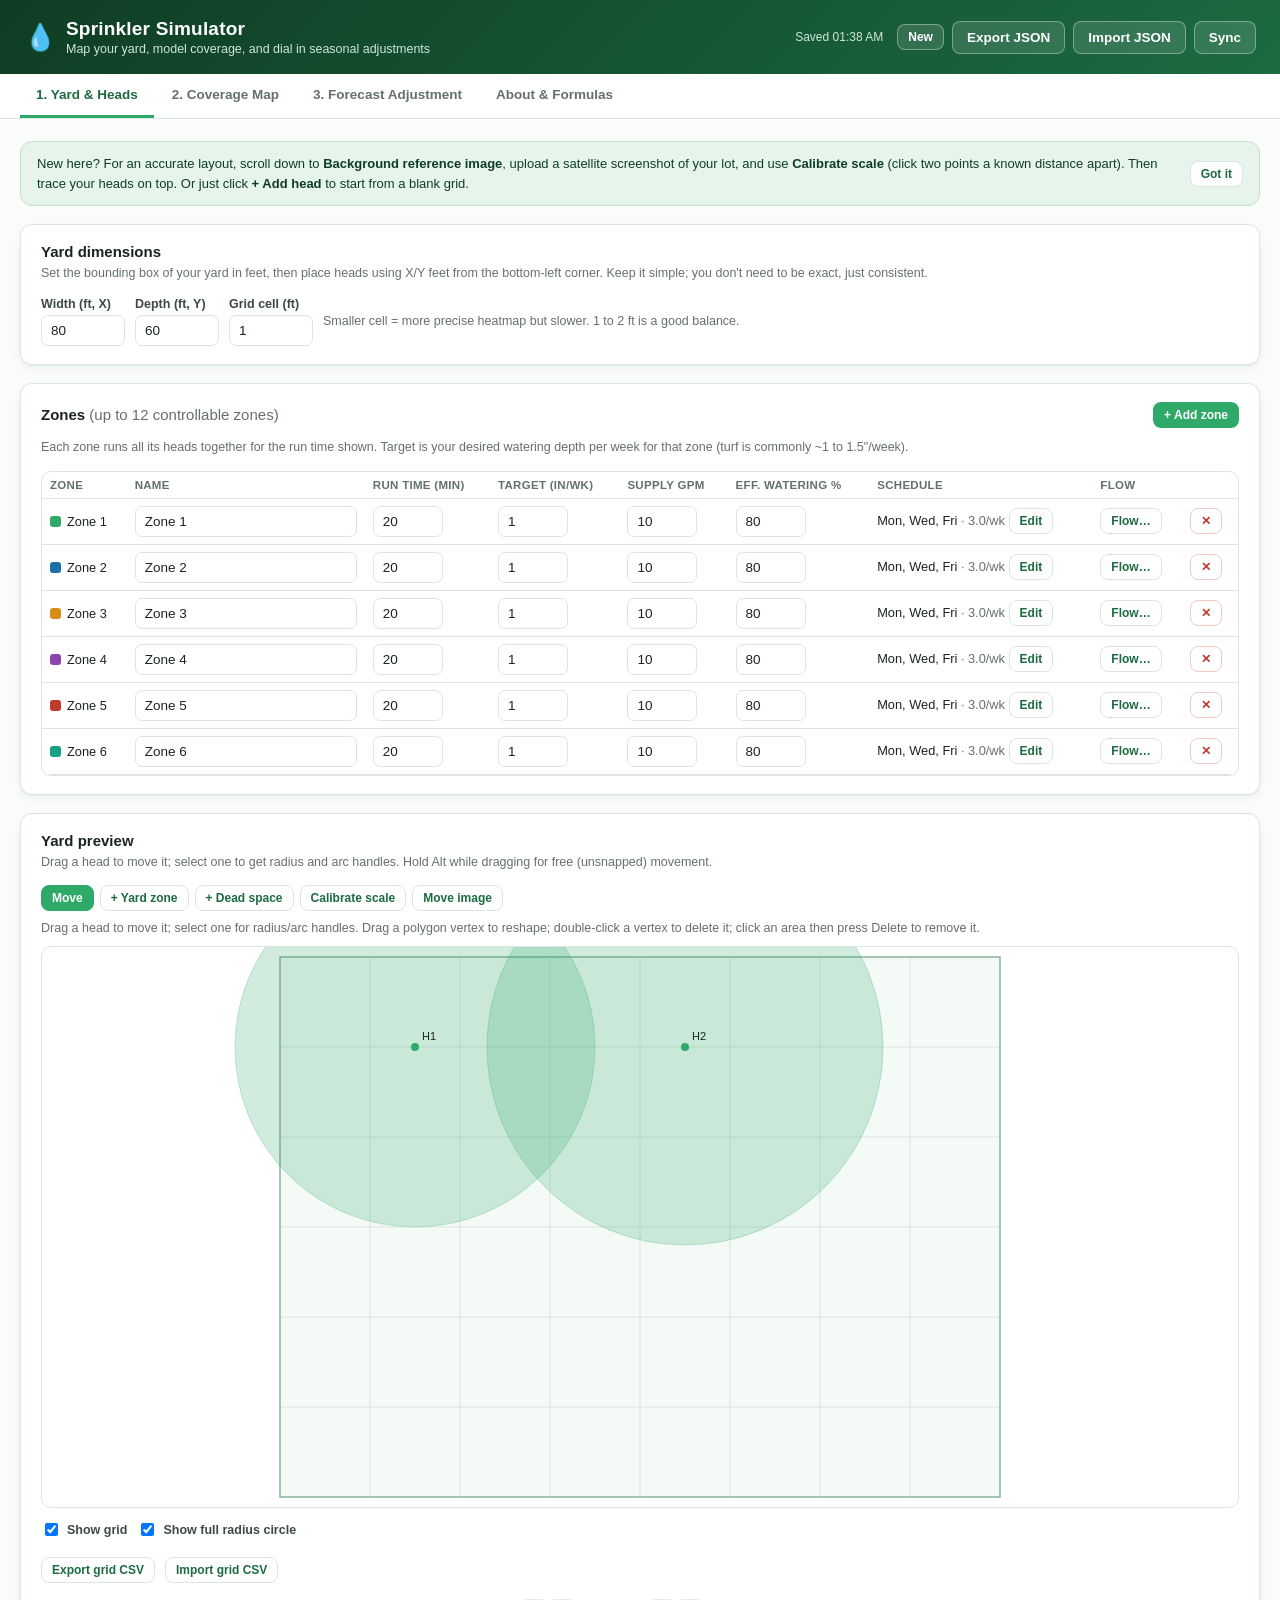
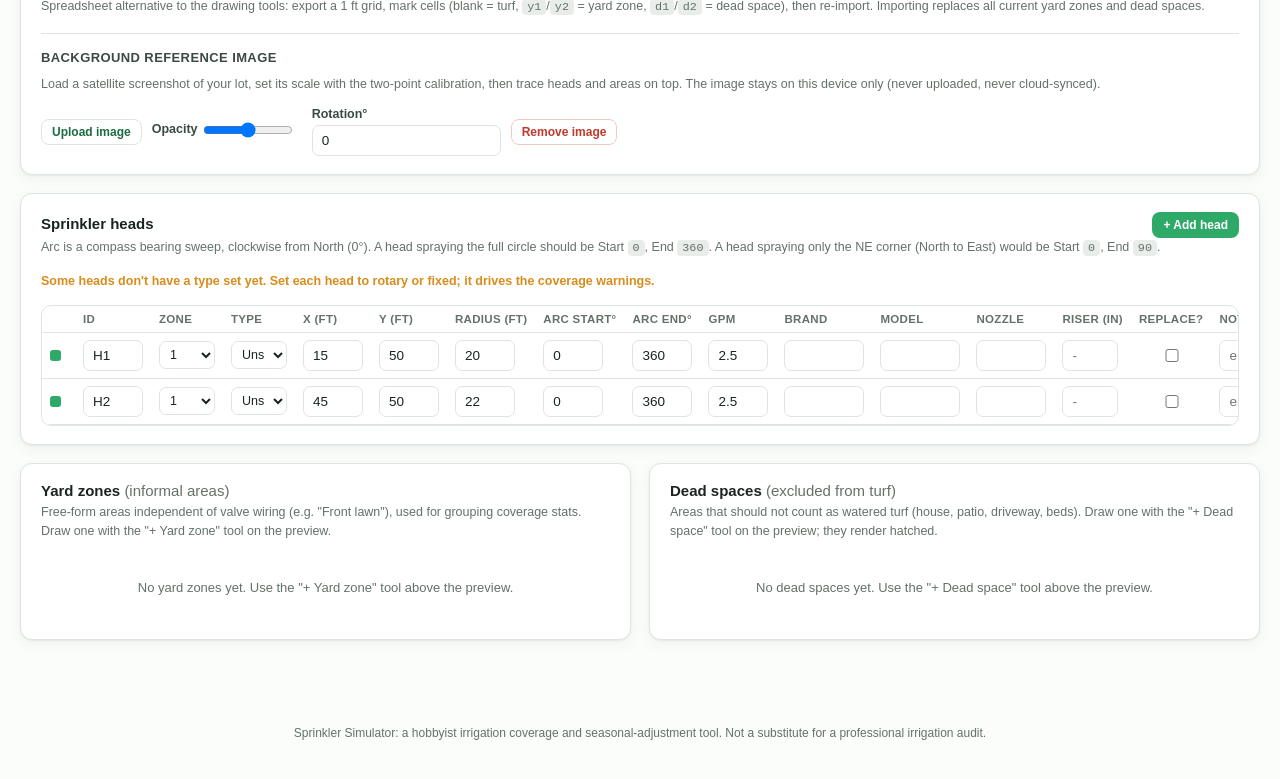
<file: docs/index.html>
<!DOCTYPE html>
<html lang="en">
<head>
<meta charset="UTF-8">
<meta name="viewport" content="width=device-width, initial-scale=1.0">
<title>Sprinkler Simulator</title>
<link rel="stylesheet" href="./css/styles.css">
</head>
<body>

<header>
  <div class="brand">
    <div class="logo">💧</div>
    <div>
      <h1>Sprinkler Simulator</h1>
      <div class="sub">Map your yard, model coverage, and dial in seasonal adjustments</div>
    </div>
  </div>
  <div class="header-actions">
    <span class="save-status" id="saveStatus">Loaded</span>
    <button class="btn-ghost btn-sm" id="btnNew">New</button>
    <button class="btn-ghost" id="btnExport">Export JSON</button>
    <button class="btn-ghost" id="btnImportTrigger">Import JSON</button>
    <input type="file" id="btnImport" accept="application/json">
    <button class="btn-ghost" id="btnSync">Sync</button>
  </div>
</header>

<nav class="tabs">
  <button data-tab="yard" class="active">1. Yard &amp; Heads</button>
  <button data-tab="coverage">2. Coverage Map</button>
  <button data-tab="forecast">3. Forecast Adjustment</button>
  <button data-tab="about">About &amp; Formulas</button>
</nav>

<main>

  <!-- ===================== TAB: YARD & HEADS ===================== -->
  <section class="tabpanel active" id="tab-yard">
    <div class="first-run" id="firstRunHint" style="display:none;">
      <span>New here? For an accurate layout, scroll down to <b>Background reference image</b>, upload a satellite screenshot of your lot, and use <b>Calibrate scale</b> (click two points a known distance apart). Then trace your heads on top. Or just click <b>+ Add head</b> to start from a blank grid.</span>
      <button class="btn-light btn-sm" id="firstRunDismiss">Got it</button>
    </div>
    <div class="card" style="margin-bottom:18px;">
      <h2>Yard dimensions</h2>
      <p class="hint">Set the bounding box of your yard in feet, then place heads using X/Y feet from the bottom-left corner. Keep it simple; you don't need to be exact, just consistent.</p>
      <div class="inline-dims">
        <div class="field"><label>Width (ft, X)</label><input type="number" id="yardWidth" min="5" max="1000" step="1"></div>
        <div class="field"><label>Depth (ft, Y)</label><input type="number" id="yardHeight" min="5" max="1000" step="1"></div>
        <div class="field"><label>Grid cell (ft)</label><input type="number" id="cellSize" min="1" max="10" step="1"></div>
        <div class="hint" style="margin:0; align-self:center;">Smaller cell = more precise heatmap but slower. 1 to 2 ft is a good balance.</div>
      </div>
    </div>

    <div class="yard-stack">
      <div class="card">
        <div class="zone-controls">
          <h2 style="margin:0;">Zones <span class="muted" style="font-weight:400;">(up to 12 controllable zones)</span></h2>
          <button class="btn-primary btn-sm" id="btnAddZone">+ Add zone</button>
        </div>
        <p class="hint">Each zone runs all its heads together for the run time shown. Target is your desired watering depth per week for that zone (turf is commonly ~1 to 1.5&quot;/week).</p>
        <div class="table-wrap">
          <table id="zoneTable">
            <thead><tr>
              <th>Zone</th><th>Name</th><th>Run time (min)</th><th>Target (in/wk)</th><th>Supply GPM</th><th>Eff. watering %</th><th>Schedule</th><th>Flow</th><th></th>
            </tr></thead>
            <tbody></tbody>
          </table>
        </div>
      </div>

      <div class="card" style="margin-top:18px;">
        <h2>Yard preview</h2>
        <p class="hint">Drag a head to move it; select one to get radius and arc handles. Hold Alt while dragging for free (unsnapped) movement.</p>
        <div class="toolbar mode-toolbar" id="canvasTools" style="margin-bottom:8px;">
          <button class="btn-light btn-sm mode-btn active" data-mode="select">Move</button>
          <button class="btn-light btn-sm mode-btn" data-mode="yardzone">+ Yard zone</button>
          <button class="btn-light btn-sm mode-btn" data-mode="deadspace">+ Dead space</button>
          <button class="btn-light btn-sm mode-btn" data-mode="calibrate">Calibrate scale</button>
          <button class="btn-light btn-sm mode-btn" data-mode="bgmove">Move image</button>
          <!-- Precision editor for the selected head; shown only on coarse-pointer
               or narrow devices where drag handles can't hit exact values
               (PLAN.md task 48). Not a mode button. -->
          <button class="btn-light btn-sm" id="btnEditHead" style="display:none;">Edit head</button>
        </div>
        <div class="hint" id="canvasHint" style="margin-bottom:8px;"></div>
        <div class="canvas-wrap">
          <canvas id="yardCanvas" height="560"></canvas>
          <div class="canvas-tip" id="yardTip"></div>
        </div>
        <div class="toolbar" style="margin-top:12px;">
          <label style="display:flex; align-items:center; gap:6px; font-weight:600; font-size:12.5px;">
            <input type="checkbox" id="toggleGrid" checked style="width:auto;"> Show grid
          </label>
          <label style="display:flex; align-items:center; gap:6px; font-weight:600; font-size:12.5px;">
            <input type="checkbox" id="toggleRadius" checked style="width:auto;"> Show full radius circle
          </label>
        </div>
        <div class="toolbar" style="margin-top:8px; align-items:center;">
          <button class="btn-light btn-sm" id="btnGridExport">Export grid CSV</button>
          <button class="btn-light btn-sm" id="btnGridImportTrigger">Import grid CSV</button>
          <input type="file" id="btnGridImport" accept=".csv,text/csv">
        </div>
        <p class="hint">Spreadsheet alternative to the drawing tools: export a 1 ft grid, mark cells (blank = turf, <code>y1</code>/<code>y2</code> = yard zone, <code>d1</code>/<code>d2</code> = dead space), then re-import. Importing replaces all current yard zones and dead spaces.</p>
        <div class="divider"></div>
        <h3>Background reference image</h3>
        <p class="hint">Load a satellite screenshot of your lot, set its scale with the two-point calibration, then trace heads and areas on top. The image stays on this device only (never uploaded, never cloud-synced).</p>
        <div class="toolbar" style="margin-bottom:0; align-items:center;">
          <button class="btn-light btn-sm" id="btnBgUpload">Upload image</button>
          <input type="file" id="bgFile" accept="image/*">
          <label style="min-width:150px;">Opacity <input type="range" id="bgOpacity" min="0" max="1" step="0.05" value="0.5"></label>
          <div class="field" style="margin-bottom:0; min-width:90px;"><label>Rotation°</label><input type="number" id="bgRotation" step="1" value="0"></div>
          <button class="btn-danger btn-sm" id="btnBgRemove">Remove image</button>
        </div>
      </div>
    </div>

    <div class="card" style="margin-top:18px;">
      <div style="display:flex; justify-content:space-between; align-items:center;">
        <h2>Sprinkler heads</h2>
        <button class="btn-primary btn-sm" id="btnAddHead">+ Add head</button>
      </div>
      <p class="hint">Arc is a compass bearing sweep, clockwise from North (0°). A head spraying the full circle should be Start <code>0</code>, End <code>360</code>. A head spraying only the NE corner (North to East) would be Start <code>0</code>, End <code>90</code>.</p>
      <div class="hint" id="headTypeNudge" style="display:none; color:var(--amber-500); font-weight:600;">
        Some heads don't have a type set yet. Set each head to rotary or fixed; it drives the coverage warnings.
      </div>
      <div class="warn-banner" id="headWarnings" style="display:none;"></div>
      <!-- Task 51 (Phase 9): the list content collapses on narrow viewports so a
           long head list doesn't push the rest of the page down. Only the two
           list containers below are inside the <details>; the heading, Add head
           button, hint, type nudge, and warnings stay always visible. The
           summary toggle is CSS-hidden above 700px and JS-forced open there, so
           desktop is pixel-identical (list always shown, no toggle). -->
      <details id="headsListSection" open>
        <summary id="headsListSummary">Head list (tap to show/hide)</summary>
        <div class="table-wrap" id="headsTableWrap">
          <table id="headsTable">
            <thead><tr>
              <th></th><th>ID</th><th>Zone</th><th>Type</th><th>X (ft)</th><th>Y (ft)</th><th>Radius (ft)</th>
              <th>Arc start°</th><th>Arc end°</th><th>GPM</th>
              <th>Brand</th><th>Model</th><th>Nozzle</th><th>Riser (in)</th><th>Replace?</th><th>Notes</th><th></th>
            </tr></thead>
            <tbody></tbody>
          </table>
        </div>
        <!-- Card-per-head list, shown below the 700px breakpoint in place of the
             17-column table (PLAN.md task 46). Rendered by renderHeadsCards(). -->
        <div id="headsCards"></div>
      </details>
    </div>

    <div class="grid cols-2" style="margin-top:18px;">
      <div class="card">
        <h2>Yard zones <span class="muted" style="font-weight:400;">(informal areas)</span></h2>
        <p class="hint">Free-form areas independent of valve wiring (e.g. "Front lawn"), used for grouping coverage stats. Draw one with the "+ Yard zone" tool on the preview.</p>
        <div class="table-wrap">
          <table id="yardZoneTable">
            <thead><tr><th>Color</th><th>Name</th><th>Vertices</th><th>Area (sq ft)</th><th></th></tr></thead>
            <tbody></tbody>
          </table>
        </div>
        <div class="empty" id="yardZoneEmpty" style="display:none;">No yard zones yet. Use the "+ Yard zone" tool above the preview.</div>
      </div>

      <div class="card">
        <h2>Dead spaces <span class="muted" style="font-weight:400;">(excluded from turf)</span></h2>
        <p class="hint">Areas that should not count as watered turf (house, patio, driveway, beds). Draw one with the "+ Dead space" tool on the preview; they render hatched.</p>
        <div class="table-wrap">
          <table id="deadSpaceTable">
            <thead><tr><th>Label</th><th>Kind</th><th>Vertices</th><th>Area (sq ft)</th><th></th></tr></thead>
            <tbody></tbody>
          </table>
        </div>
        <div class="empty" id="deadSpaceEmpty" style="display:none;">No dead spaces yet. Use the "+ Dead space" tool above the preview.</div>
      </div>
    </div>
  </section>

  <!-- ===================== TAB: COVERAGE MAP ===================== -->
  <section class="tabpanel" id="tab-coverage">
    <div class="card" style="margin-bottom:18px;">
      <div class="toolbar">
        <div class="field">
          <label>Show</label>
          <select id="coverageZoneFilter"><option value="all">All zones (one full cycle)</option></select>
        </div>
        <div class="field">
          <label>Group summary by</label>
          <select id="summaryGroupBy"><option value="sprinkler">Sprinkler zone</option><option value="yard" selected>Yard zone</option></select>
        </div>
        <button class="btn-primary" id="btnRecompute">Recompute coverage</button>
        <span class="pill" id="computeTime"></span>
      </div>
      <p class="hint" style="margin-bottom:0;">Depth shown is inches of water applied per cycle (one run through the zone(s) selected, at their configured run time). Multiply by cycles/week for a weekly total, shown in the summary below.</p>
    </div>

    <div class="grid cols-2">
      <div class="card">
        <h2>Coverage heatmap</h2>
        <div class="canvas-wrap">
          <canvas id="heatCanvas" height="480"></canvas>
          <div class="canvas-tip" id="heatTip"></div>
        </div>
        <div class="legend">
          <span>Dry</span><div class="bar"></div><span>Heavy</span>
        </div>
        <p class="hint" style="margin-top:10px; margin-bottom:0;">Models the average precipitation rate across each head's wetted sector, not a measured distribution. Treat it as a coverage comparison, not a catch-can audit.</p>
      </div>

      <div class="card">
        <h2>Zone summary</h2>
        <div class="table-wrap">
          <table id="zoneSummaryTable">
            <thead><tr>
              <th>Zone</th><th>Heads</th><th>GPM</th><th>Min in/cycle</th><th>Med in/cycle</th><th>Max in/cycle</th><th>Avg in/wk</th><th>Status</th>
            </tr></thead>
            <tbody></tbody>
          </table>
        </div>
        <div class="stat-row" id="systemStats"></div>
      </div>
    </div>

    <div class="card" style="margin-top:18px;">
      <h2>Water usage estimate</h2>
      <p class="hint">Gallons delivered per zone and total, from each zone's delivered flow (capped at its measured supply), run time, and effective cycles per week. Gallons only; a cost estimate can be layered on later.</p>
      <div class="table-wrap">
        <table id="usageTable">
          <thead><tr><th>Zone</th><th>Flow (GPM)</th><th>Cycles/wk</th><th>Gal / week</th><th>Gal / month</th></tr></thead>
          <tbody></tbody>
        </table>
      </div>
    </div>
  </section>

  <!-- ===================== TAB: FORECAST ===================== -->
  <section class="tabpanel" id="tab-forecast">
    <div class="card" style="margin-bottom:18px;">
      <h2>Location &amp; settings</h2>
      <p class="hint">Pulls a live 7-day forecast from the National Weather Service (api.weather.gov, free, no key required) and estimates daily reference evapotranspiration (ET₀) with the Hargreaves-Samani method from the forecasted highs/lows at your latitude. Crop water use (ETc), net need, and one system-wide seasonal adjustment are derived automatically from the constants below and the coverage model.</p>
      <div class="field-row">
        <div class="field"><label>Latitude</label><input type="text" id="lat" placeholder="e.g. 39.7456"></div>
        <div class="field"><label>Longitude</label><input type="text" id="lon" placeholder="e.g. -97.0892"></div>
        <div class="field"><label>Effective rainfall (%)</label><input type="number" id="effRainPct" min="0" max="100" step="5" value="60"></div>
        <div class="field"><label>Irrigation need (%)</label><input type="number" id="irrigNeedPct" min="0" max="200" step="5" value="100"></div>
      </div>
      <details id="kcSection">
        <summary>Crop coefficient (Kc) by month (advanced)</summary>
        <p class="hint" style="margin-top:8px; margin-bottom:6px;">Scales ET₀ into crop water use (ETc = ET₀ × Kc), looked up by the calendar month of each forecast day.</p>
        <div class="table-wrap">
          <table id="kcTable">
            <thead><tr><th>Jan</th><th>Feb</th><th>Mar</th><th>Apr</th><th>May</th><th>Jun</th><th>Jul</th><th>Aug</th><th>Sep</th><th>Oct</th><th>Nov</th><th>Dec</th></tr></thead>
            <tbody><tr>
              <td><input type="number" id="kc1" step="0.01" min="0" max="2" value="1.00" style="width:56px;"></td>
              <td><input type="number" id="kc2" step="0.01" min="0" max="2" value="1.00" style="width:56px;"></td>
              <td><input type="number" id="kc3" step="0.01" min="0" max="2" value="1.00" style="width:56px;"></td>
              <td><input type="number" id="kc4" step="0.01" min="0" max="2" value="1.04" style="width:56px;"></td>
              <td><input type="number" id="kc5" step="0.01" min="0" max="2" value="0.95" style="width:56px;"></td>
              <td><input type="number" id="kc6" step="0.01" min="0" max="2" value="0.88" style="width:56px;"></td>
              <td><input type="number" id="kc7" step="0.01" min="0" max="2" value="0.94" style="width:56px;"></td>
              <td><input type="number" id="kc8" step="0.01" min="0" max="2" value="0.86" style="width:56px;"></td>
              <td><input type="number" id="kc9" step="0.01" min="0" max="2" value="0.74" style="width:56px;"></td>
              <td><input type="number" id="kc10" step="0.01" min="0" max="2" value="0.75" style="width:56px;"></td>
              <td><input type="number" id="kc11" step="0.01" min="0" max="2" value="1.00" style="width:56px;"></td>
              <td><input type="number" id="kc12" step="0.01" min="0" max="2" value="1.00" style="width:56px;"></td>
            </tr></tbody>
          </table>
        </div>
      </details>
      <div class="toolbar" style="margin-bottom:0; align-items:center;">
        <button class="btn-light btn-sm" id="btnGeolocate">📍 Use my location</button>
        <button class="btn-primary" id="btnFetchForecast">Fetch 7-day forecast</button>
        <span class="pill" id="forecastStatus" style="display:none;"></span>
      </div>
    </div>

    <div class="card" id="forecastResultCard">
      <h2>7-day outlook <span class="muted" style="font-weight:400; font-size:12px;">(today on the left)</span></h2>
      <div id="forecastEmpty" class="empty">Fetch a forecast to see the day-by-day watering guidance.</div>
      <div id="forecastResult" style="display:none;">
        <div class="table-wrap"><table id="forecastTable"></table></div>
        <p class="hint" style="margin-top:12px; margin-bottom:0;" id="forecastNote"></p>
      </div>
    </div>
  </section>

  <!-- ===================== TAB: ABOUT ===================== -->
  <section class="tabpanel" id="tab-about">
    <div class="card">
      <h2>How this works</h2>
      <h3 style="margin-top:16px;">Precipitation rate</h3>
      <p class="hint">Each head's precipitation rate is <code>96.3 × GPM ÷ coverage area (sq ft)</code>, giving inches/hour. Coverage area is a circular sector: <code>π × radius² × (arc span ÷ 360)</code>. This is the standard irrigation-industry formula and is what the rest of the math is built on.</p>
      <h3>Heatmap</h3>
      <p class="hint">For every grid cell, we check which heads reach it (distance ≤ radius, and bearing to the cell falls within the head's arc). Each contributing head adds its precipitation rate; multiplying by that head's zone run time gives inches applied in one cycle. A cell's total is the sum across all zones' single cycle. Depth is modeled as uniform across each head's sector, an average rate rather than a measured distribution curve.</p>
      <h3>Forecast ET₀ estimate</h3>
      <p class="hint">Reference evapotranspiration is estimated with the Hargreaves-Samani equation using your latitude and the NWS-forecasted daily high/low temperature, a widely used simplified method when a dedicated ET station isn't available. It's an estimate, not a substitute for a local CIMIS/AgriMet reading if you have access to one; use the override field if so.</p>
      <h3>Weather adjustment</h3>
      <p class="hint">Crop water use ETc = ET₀ × Kc (a per-month crop coefficient). Net need = max(0, ETc − forecasted rain × effective-rainfall %) × irrigation-need %, so it never goes negative on a wet day. Days are grouped by watering day (a group runs from one day any zone waters up to the day before the next); Combined Net Need is the sum over a group. Weather Adj. = combined net need ÷ average effective watering applied per cycle (from the coverage model, scaled by each zone's effective-watering %), one number for the whole system, rounded to the nearest 10% with no upper cap. Each zone's run time on its watering days = its configured run time × that adjustment.</p>
      <h3>Your data</h3>
      <p class="hint">Everything you type is saved automatically in this browser (localStorage). That happens whether or not Sync is on. Sync (top right, off by default) is optional: turn it on and your yard config also gets saved to your own Google Sheet when you save or load, so it can follow you to another device. The satellite background image is never part of that, it always stays on the device you're using. The only other place this app talks to the internet is two anonymous, keyless calls to the public weather service when you fetch a forecast. Use <b>Export JSON</b> any time to back up your yard or move it by hand, and <b>Import JSON</b> to bring it back.</p>
      <div class="header-actions" style="margin-top:4px;">
        <button class="btn-light btn-sm" id="btnExportAbout">Export JSON</button>
        <button class="btn-light btn-sm" id="btnImportTriggerAbout">Import JSON</button>
      </div>
    </div>
  </section>

</main>

<div id="modalOverlay" class="modal-overlay" style="display:none;">
  <div class="modal" id="modalBox"></div>
</div>

<footer>Sprinkler Simulator: a hobbyist irrigation coverage and seasonal-adjustment tool. Not a substitute for a professional irrigation audit.</footer>

<script type="module" src="./js/app.js"></script>
</body>
</html>
</file>
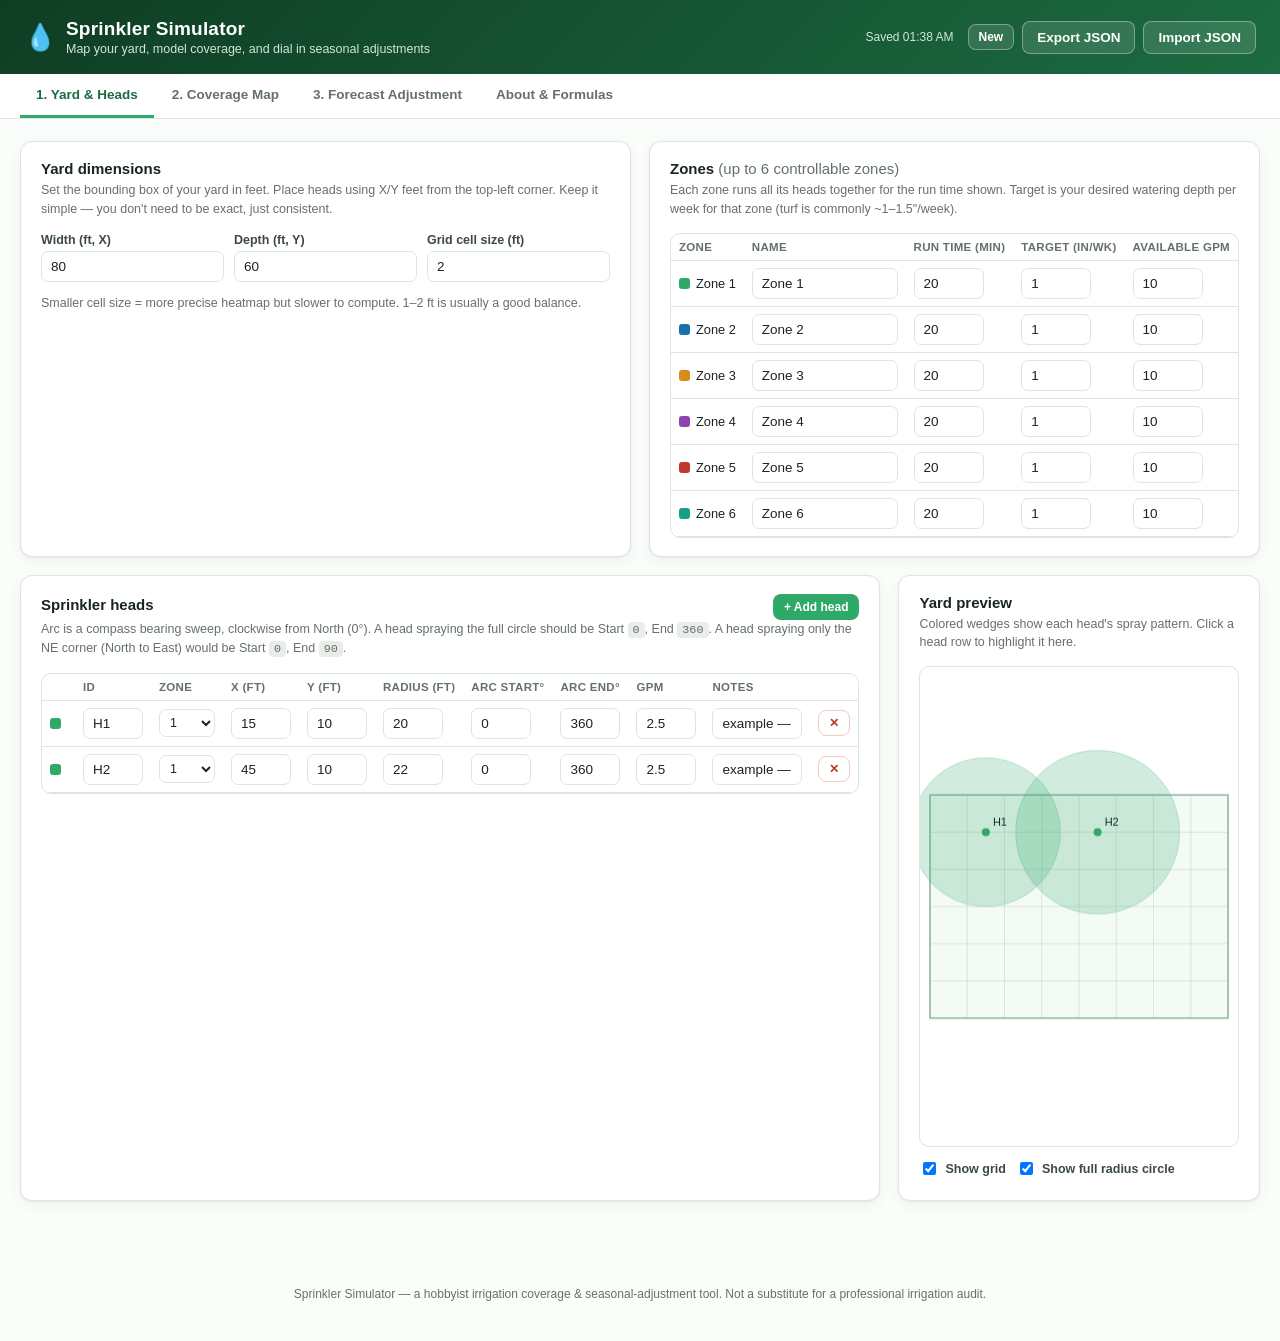
<file: legacy/sprinkler-simulator.html>
<!DOCTYPE html>
<html lang="en">
<head>
<meta charset="UTF-8">
<meta name="viewport" content="width=device-width, initial-scale=1.0">
<title>Sprinkler Simulator</title>
<style>
  :root{
    --green-900:#0f3d24; --green-700:#1c6b41; --green-600:#238a53; --green-500:#2fa968;
    --green-100:#e6f4ec; --blue-600:#1c6fa8; --blue-100:#e5f1fa;
    --amber-500:#d98c1a; --red-600:#c0392b;
    --ink-900:#1a2420; --ink-700:#3c4a44; --ink-500:#647169; --ink-300:#a3ada7; --ink-100:#e9ede9;
    --paper:#fbfdfb; --card:#ffffff; --border:#dde5e0;
    --shadow: 0 1px 2px rgba(15,61,36,.06), 0 4px 14px rgba(15,61,36,.06);
    --radius: 12px;
    font-size: 15px;
  }
  *{box-sizing:border-box;}
  body{
    margin:0; background:var(--paper); color:var(--ink-900);
    font-family: -apple-system, BlinkMacSystemFont, "Segoe UI", Roboto, Helvetica, Arial, sans-serif;
  }
  header{
    background: linear-gradient(135deg, var(--green-900), var(--green-700));
    color:#fff; padding:18px 24px; display:flex; align-items:center; justify-content:space-between; flex-wrap:wrap; gap:12px;
  }
  header .brand{display:flex; align-items:center; gap:10px;}
  header .brand .logo{font-size:26px;}
  header h1{font-size:19px; margin:0; font-weight:650; letter-spacing:.2px;}
  header .sub{font-size:12.5px; color:#cfe7d9; margin-top:2px;}
  .header-actions{display:flex; gap:8px; flex-wrap:wrap; align-items:center;}
  .header-actions .save-status{font-size:12px; color:#cfe7d9; margin-right:6px;}
  button{
    font-family:inherit; cursor:pointer; border-radius:8px; border:1px solid transparent;
    padding:8px 14px; font-size:13.5px; font-weight:600; transition:.15s;
  }
  .btn-primary{background:var(--green-500); color:#fff;}
  .btn-primary:hover{background:var(--green-600);}
  .btn-ghost{background:rgba(255,255,255,.12); color:#fff; border-color:rgba(255,255,255,.35);}
  .btn-ghost:hover{background:rgba(255,255,255,.22);}
  .btn-light{background:#fff; color:var(--green-700); border-color:var(--border);}
  .btn-light:hover{background:var(--green-100);}
  .btn-danger{background:#fff; color:var(--red-600); border-color:#f3c9c2;}
  .btn-danger:hover{background:#fdecea;}
  .btn-sm{padding:5px 10px; font-size:12px;}
  input[type=file]{display:none;}

  nav.tabs{
    display:flex; gap:2px; background:var(--card); border-bottom:1px solid var(--border);
    padding:0 20px; overflow-x:auto;
  }
  nav.tabs button{
    background:none; border:none; border-radius:0; padding:13px 16px; font-size:13.5px;
    color:var(--ink-500); font-weight:600; border-bottom:3px solid transparent; white-space:nowrap;
  }
  nav.tabs button.active{color:var(--green-700); border-bottom-color:var(--green-500);}
  nav.tabs button:hover{color:var(--green-700);}

  main{max-width:1280px; margin:0 auto; padding:22px 20px 60px;}
  .tabpanel{display:none;}
  .tabpanel.active{display:block;}

  .grid{display:grid; gap:18px;}
  .grid.cols-2{grid-template-columns: 1fr 1fr;}
  .grid.cols-3{grid-template-columns: repeat(3, 1fr);}
  @media (max-width: 980px){ .grid.cols-2, .grid.cols-3{grid-template-columns:1fr;} }

  .card{
    background:var(--card); border:1px solid var(--border); border-radius:var(--radius);
    box-shadow:var(--shadow); padding:18px 20px;
  }
  .card h2{font-size:15px; margin:0 0 4px; color:var(--ink-900);}
  .card h3{font-size:13px; margin:0 0 10px; color:var(--ink-700); text-transform:uppercase; letter-spacing:.4px;}
  .card .hint{font-size:12.5px; color:var(--ink-500); margin:0 0 14px; line-height:1.5;}

  label{font-size:12.5px; font-weight:600; color:var(--ink-700); display:block; margin-bottom:4px;}
  input[type=text], input[type=number], select{
    width:100%; padding:7px 9px; border:1px solid var(--border); border-radius:7px;
    font-size:13.5px; background:#fff; color:var(--ink-900);
  }
  input:focus, select:focus{outline:2px solid var(--green-500); outline-offset:1px;}
  .field{margin-bottom:12px;}
  .field-row{display:grid; grid-template-columns:repeat(auto-fit, minmax(110px,1fr)); gap:10px;}

  table{width:100%; border-collapse:collapse; font-size:12.8px;}
  th, td{padding:7px 8px; text-align:left; border-bottom:1px solid var(--border); white-space:nowrap;}
  th{color:var(--ink-500); font-weight:650; font-size:11.5px; text-transform:uppercase; letter-spacing:.3px;}
  td input, td select{padding:5px 6px; font-size:12.5px; min-width:56px;}
  tr:hover td{background:var(--green-100);}
  .table-wrap{overflow-x:auto; border:1px solid var(--border); border-radius:10px;}
  .zone-swatch{display:inline-block; width:11px; height:11px; border-radius:3px; margin-right:6px; vertical-align:-1px;}

  canvas{display:block; width:100%; background:#fff; border-radius:10px; border:1px solid var(--border);}
  .canvas-wrap{position:relative;}
  .canvas-tip{
    position:absolute; pointer-events:none; background:var(--ink-900); color:#fff; font-size:12px;
    padding:6px 9px; border-radius:6px; transform:translate(-50%,-115%); white-space:nowrap; display:none; z-index:5;
  }

  .stat-row{display:flex; gap:14px; flex-wrap:wrap; margin-top:10px;}
  .stat{background:var(--green-100); border-radius:10px; padding:10px 14px; min-width:100px;}
  .stat .v{font-size:19px; font-weight:700; color:var(--green-800, var(--green-700));}
  .stat .l{font-size:11px; color:var(--ink-500); text-transform:uppercase; letter-spacing:.3px;}
  .stat.warn{background:#fdecea;}
  .stat.warn .v{color:var(--red-600);}

  .legend{display:flex; align-items:center; gap:8px; font-size:12px; color:var(--ink-500); margin-top:10px;}
  .legend .bar{flex:1; height:10px; border-radius:5px; background:linear-gradient(90deg,#eef3f0 0%, #bfe3cf 20%, #2fa968 45%, #d98c1a 70%, #c0392b 100%);}

  .toolbar{display:flex; gap:10px; flex-wrap:wrap; align-items:flex-end; margin-bottom:14px;}
  .toolbar .field{margin-bottom:0; min-width:120px;}
  .pill{display:inline-flex; align-items:center; gap:6px; background:var(--ink-100); border-radius:999px; padding:4px 10px; font-size:11.5px; font-weight:600; color:var(--ink-700);}

  .divider{height:1px; background:var(--border); margin:16px 0;}
  .muted{color:var(--ink-500);}
  .badge{display:inline-block; padding:2px 8px; border-radius:999px; font-size:11px; font-weight:700;}
  .badge.ok{background:#e3f5ea; color:var(--green-700);}
  .badge.bad{background:#fdecea; color:var(--red-600);}
  footer{text-align:center; padding:26px 20px 40px; font-size:12px; color:var(--ink-500);}
  a{color:var(--blue-600);}
  code{background:var(--ink-100); padding:1px 5px; border-radius:4px; font-size:11.8px;}
  .empty{padding:26px; text-align:center; color:var(--ink-500); font-size:13px;}
</style>
</head>
<body>

<header>
  <div class="brand">
    <div class="logo">💧</div>
    <div>
      <h1>Sprinkler Simulator</h1>
      <div class="sub">Map your yard, model coverage, and dial in seasonal adjustments</div>
    </div>
  </div>
  <div class="header-actions">
    <span class="save-status" id="saveStatus">Loaded</span>
    <button class="btn-ghost btn-sm" id="btnNew">New</button>
    <button class="btn-ghost" id="btnExport">Export JSON</button>
    <button class="btn-ghost" id="btnImportTrigger">Import JSON</button>
    <input type="file" id="btnImport" accept="application/json">
  </div>
</header>

<nav class="tabs">
  <button data-tab="yard" class="active">1. Yard &amp; Heads</button>
  <button data-tab="coverage">2. Coverage Map</button>
  <button data-tab="forecast">3. Forecast Adjustment</button>
  <button data-tab="about">About &amp; Formulas</button>
</nav>

<main>

  <!-- ===================== TAB: YARD & HEADS ===================== -->
  <section class="tabpanel active" id="tab-yard">
    <div class="grid cols-2">
      <div class="card">
        <h2>Yard dimensions</h2>
        <p class="hint">Set the bounding box of your yard in feet. Place heads using X/Y feet from the top-left corner. Keep it simple — you don't need to be exact, just consistent.</p>
        <div class="field-row">
          <div class="field"><label>Width (ft, X)</label><input type="number" id="yardWidth" min="5" max="1000" step="1"></div>
          <div class="field"><label>Depth (ft, Y)</label><input type="number" id="yardHeight" min="5" max="1000" step="1"></div>
          <div class="field"><label>Grid cell size (ft)</label><input type="number" id="cellSize" min="0.5" max="10" step="0.5"></div>
        </div>
        <div class="hint">Smaller cell size = more precise heatmap but slower to compute. 1–2 ft is usually a good balance.</div>
      </div>

      <div class="card">
        <h2>Zones <span class="muted" style="font-weight:400;">(up to 6 controllable zones)</span></h2>
        <p class="hint">Each zone runs all its heads together for the run time shown. Target is your desired watering depth per week for that zone (turf is commonly ~1–1.5&quot;/week).</p>
        <div class="table-wrap">
          <table id="zoneTable">
            <thead><tr>
              <th>Zone</th><th>Name</th><th>Run time (min)</th><th>Target (in/wk)</th><th>Available GPM</th>
            </tr></thead>
            <tbody></tbody>
          </table>
        </div>
      </div>
    </div>

    <div class="grid cols-2" style="margin-top:18px;">
      <div class="card">
        <div style="display:flex; justify-content:space-between; align-items:center;">
          <h2>Sprinkler heads</h2>
          <button class="btn-primary btn-sm" id="btnAddHead">+ Add head</button>
        </div>
        <p class="hint">Arc is a compass bearing sweep, clockwise from North (0°). A head spraying the full circle should be Start <code>0</code>, End <code>360</code>. A head spraying only the NE corner (North to East) would be Start <code>0</code>, End <code>90</code>.</p>
        <div class="table-wrap" id="headsTableWrap">
          <table id="headsTable">
            <thead><tr>
              <th></th><th>ID</th><th>Zone</th><th>X (ft)</th><th>Y (ft)</th><th>Radius (ft)</th>
              <th>Arc start°</th><th>Arc end°</th><th>GPM</th><th>Notes</th><th></th>
            </tr></thead>
            <tbody></tbody>
          </table>
        </div>
      </div>

      <div class="card">
        <h2>Yard preview</h2>
        <p class="hint">Colored wedges show each head's spray pattern. Click a head row to highlight it here.</p>
        <div class="canvas-wrap">
          <canvas id="yardCanvas" height="480"></canvas>
          <div class="canvas-tip" id="yardTip"></div>
        </div>
        <div class="toolbar" style="margin-top:12px; margin-bottom:0;">
          <label style="display:flex; align-items:center; gap:6px; font-weight:600; font-size:12.5px;">
            <input type="checkbox" id="toggleGrid" checked style="width:auto;"> Show grid
          </label>
          <label style="display:flex; align-items:center; gap:6px; font-weight:600; font-size:12.5px;">
            <input type="checkbox" id="toggleRadius" checked style="width:auto;"> Show full radius circle
          </label>
        </div>
      </div>
    </div>
  </section>

  <!-- ===================== TAB: COVERAGE MAP ===================== -->
  <section class="tabpanel" id="tab-coverage">
    <div class="card" style="margin-bottom:18px;">
      <div class="toolbar">
        <div class="field">
          <label>Show</label>
          <select id="coverageZoneFilter"><option value="all">All zones (one full cycle)</option></select>
        </div>
        <div class="field">
          <label>Cycles per week</label>
          <input type="number" id="cyclesPerWeek" min="1" max="14" step="1" value="3">
        </div>
        <button class="btn-primary" id="btnRecompute">Recompute coverage</button>
        <span class="pill" id="computeTime"></span>
      </div>
      <p class="hint" style="margin-bottom:0;">Depth shown is inches of water applied per cycle (one run through the zone(s) selected, at their configured run time). Multiply by cycles/week for a weekly total — shown in the summary below.</p>
    </div>

    <div class="grid cols-2">
      <div class="card">
        <h2>Coverage heatmap</h2>
        <div class="canvas-wrap">
          <canvas id="heatCanvas" height="480"></canvas>
          <div class="canvas-tip" id="heatTip"></div>
        </div>
        <div class="legend">
          <span>Dry</span><div class="bar"></div><span>Heavy</span>
        </div>
      </div>

      <div class="card">
        <h2>Zone summary</h2>
        <div class="table-wrap">
          <table id="zoneSummaryTable">
            <thead><tr>
              <th>Zone</th><th>Heads</th><th>GPM</th><th>Min in/cycle</th><th>Med in/cycle</th><th>Max in/cycle</th><th>Avg in/wk</th><th>Status</th>
            </tr></thead>
            <tbody></tbody>
          </table>
        </div>
        <div class="stat-row" id="systemStats"></div>
      </div>
    </div>
  </section>

  <!-- ===================== TAB: FORECAST ===================== -->
  <section class="tabpanel" id="tab-forecast">
    <div class="grid cols-2">
      <div class="card">
        <h2>Location</h2>
        <p class="hint">Pulls a live rainfall forecast from the National Weather Service (api.weather.gov — free, no key required) and estimates reference evapotranspiration (ET₀) from the forecasted high/low temperatures at your latitude.</p>
        <div class="field-row">
          <div class="field"><label>Latitude</label><input type="text" id="lat" placeholder="e.g. 39.7456"></div>
          <div class="field"><label>Longitude</label><input type="text" id="lon" placeholder="e.g. -97.0892"></div>
        </div>
        <button class="btn-light btn-sm" id="btnGeolocate">📍 Use my location</button>
        <div class="divider"></div>
        <div class="field-row">
          <div class="field"><label>Rain window</label>
            <select id="rainWindow"><option value="24">Next 24 hrs</option><option value="48" selected>Next 48 hrs</option><option value="72">Next 72 hrs</option></select>
          </div>
          <div class="field"><label>Runoff / uptake efficiency</label><input type="number" id="runoffEff" min="0.1" max="1" step="0.05" value="0.8"></div>
        </div>
        <button class="btn-primary" id="btnFetchForecast">Fetch forecast</button>
        <span class="pill" id="forecastStatus" style="display:none;"></span>
      </div>

      <div class="card">
        <h2>Adjustment inputs</h2>
        <p class="hint">Baseline is the "100%" daily watering need for your area at peak season — used to scale the % adjustment. Default is derived from your zone targets, but override it if you have a better local reference (e.g. a CIMIS/ET station).</p>
        <div class="field-row">
          <div class="field"><label>Watering days / week</label><input type="number" id="wateringDays" min="1" max="7" step="1" value="3"></div>
          <div class="field"><label>Baseline daily need (in)</label><input type="number" id="baselineDaily" min="0.01" max="2" step="0.01"></div>
        </div>
        <div class="field">
          <label>ET₀ override (in) <span class="muted" style="font-weight:400;">— leave blank to use the Hargreaves estimate below</span></label>
          <input type="number" id="etOverride" min="0" max="1" step="0.01" placeholder="auto">
        </div>
      </div>
    </div>

    <div class="card" style="margin-top:18px;" id="forecastResultCard" style="display:none;">
      <h2>Result</h2>
      <div id="forecastEmpty" class="empty">Fetch a forecast to see today's suggested adjustment.</div>
      <div id="forecastResult" style="display:none;">
        <div class="stat-row" id="forecastStats"></div>
        <div class="divider"></div>
        <h3>Suggested run times</h3>
        <div class="table-wrap">
          <table id="adjustedTable">
            <thead><tr><th>Zone</th><th>Base run time</th><th>Adjustment</th><th>Suggested run time</th></tr></thead>
            <tbody></tbody>
          </table>
        </div>
        <p class="hint" style="margin-top:12px; margin-bottom:0;" id="forecastNote"></p>
      </div>
    </div>
  </section>

  <!-- ===================== TAB: ABOUT ===================== -->
  <section class="tabpanel" id="tab-about">
    <div class="card">
      <h2>How this works</h2>
      <h3 style="margin-top:16px;">Precipitation rate</h3>
      <p class="hint">Each head's precipitation rate is <code>96.3 × GPM ÷ coverage area (sq ft)</code>, giving inches/hour. Coverage area is a circular sector: <code>π × radius² × (arc span ÷ 360)</code>. This is the standard irrigation-industry formula and is what the rest of the math is built on.</p>
      <h3>Heatmap</h3>
      <p class="hint">For every grid cell, we check which heads reach it (distance ≤ radius, and bearing to the cell falls within the head's arc). Each contributing head adds its precipitation rate; multiplying by that head's zone run time gives inches applied in one cycle. A cell's total is the sum across all zones' single cycle.</p>
      <h3>Forecast ET₀ estimate</h3>
      <p class="hint">Reference evapotranspiration is estimated with the Hargreaves-Samani equation using your latitude and the NWS-forecasted daily high/low temperature — a widely used simplified method when a dedicated ET station isn't available. It's an estimate, not a substitute for a local CIMIS/AgriMet reading if you have access to one — use the override field if so.</p>
      <h3>Seasonal adjustment</h3>
      <p class="hint">Net water need = ET₀ − (forecasted rain × runoff efficiency). Adjustment % = net need ÷ baseline daily need. Each zone's suggested run time = its configured run time × adjustment % (clamped 0–150%).</p>
      <h3>Your data</h3>
      <p class="hint">Everything you enter is saved automatically in this browser (localStorage) — nothing is sent anywhere except the two anonymous, keyless calls to the public NWS API when you fetch a forecast. Use <b>Export JSON</b> any time to back up or move your yard to another device, and <b>Import JSON</b> to restore it.</p>
    </div>
  </section>

</main>

<footer>Sprinkler Simulator — a hobbyist irrigation coverage &amp; seasonal-adjustment tool. Not a substitute for a professional irrigation audit.</footer>

<script>
(function(){
"use strict";

/* ============================= STATE ============================= */

const ZONE_COLORS = ["#2fa968","#1c6fa8","#d98c1a","#8e44ad","#c0392b","#16a085"];
const STORAGE_KEY = "sprinklerSimState_v1";

function defaultState(){
  return {
    yard: { width: 80, height: 60, cellSize: 2 },
    zones: [1,2,3,4,5,6].map(i => ({
      id:i, name:"Zone "+i, runMin: 20, targetIn: 1.0, gpmAvail: 10
    })),
    heads: [],
    forecast: { lat:"", lon:"", rainWindow:48, runoffEff:0.8, wateringDays:3, baselineDaily:null, etOverride:null }
  };
}

let state = loadState() || defaultState();
let selectedHeadId = null;
let lastHeatData = null;
let saveTimer = null;

/* ============================= PERSISTENCE ============================= */

function loadState(){
  try{
    const raw = localStorage.getItem(STORAGE_KEY);
    if(!raw) return null;
    const parsed = JSON.parse(raw);
    if(!parsed.yard || !parsed.zones || !parsed.heads) return null;
    return parsed;
  }catch(e){ console.warn("Failed to load saved state", e); return null; }
}

function saveState(immediate){
  const status = document.getElementById("saveStatus");
  if(status) status.textContent = "Saving…";
  clearTimeout(saveTimer);
  const doSave = () => {
    try{
      localStorage.setItem(STORAGE_KEY, JSON.stringify(state));
      if(status) status.textContent = "Saved " + new Date().toLocaleTimeString([], {hour:'2-digit',minute:'2-digit'});
    }catch(e){
      if(status) status.textContent = "Save failed (storage full?)";
      console.error(e);
    }
  };
  if(immediate) doSave(); else saveTimer = setTimeout(doSave, 400);
}

function exportJSON(){
  const blob = new Blob([JSON.stringify(state, null, 2)], {type:"application/json"});
  const url = URL.createObjectURL(blob);
  const a = document.createElement("a");
  const stamp = new Date().toISOString().slice(0,10);
  a.href = url; a.download = `sprinkler-simulator-${stamp}.json`;
  document.body.appendChild(a); a.click(); document.body.removeChild(a);
  URL.revokeObjectURL(url);
}

function importJSONFile(file){
  const reader = new FileReader();
  reader.onload = (e) => {
    try{
      const parsed = JSON.parse(e.target.result);
      if(!parsed.yard || !parsed.zones || !parsed.heads) throw new Error("Missing expected fields");
      state = parsed;
      saveState(true);
      renderAll();
    }catch(err){
      alert("Couldn't read that file as a Sprinkler Simulator project: " + err.message);
    }
  };
  reader.readAsText(file);
}

/* ============================= HELPERS ============================= */

function uid(prefix){ return prefix + Math.random().toString(36).slice(2,7); }
function clamp(v,a,b){ return Math.max(a, Math.min(b, v)); }
function norm360(a){ return ((a % 360) + 360) % 360; }
function fmt(n, d){ if(n===null||n===undefined||isNaN(n)) return "–"; return Number(n).toFixed(d===undefined?2:d); }

function arcSpan(start, end){
  start = norm360(start); end = norm360(end);
  if(start === end) return 360;
  return norm360(end - start);
}

function angleInArc(angle, start, end){
  angle = norm360(angle); start = norm360(start); end = norm360(end);
  if(start === end) return true;
  if(start < end) return angle >= start - 1e-9 && angle <= end + 1e-9;
  return angle >= start - 1e-9 || angle <= end + 1e-9;
}

function headArea(head){
  const span = arcSpan(head.arcStart, head.arcEnd);
  return Math.PI * head.radius * head.radius * (span/360);
}

// precipitation rate for a head, in/hr
function headPrecipRate(head){
  const area = headArea(head);
  if(area <= 0) return 0;
  return 96.3 * head.gpm / area;
}

function zoneById(id){ return state.zones.find(z => z.id === id); }
function zoneColor(id){ return ZONE_COLORS[(id-1) % ZONE_COLORS.length]; }

/* ============================= TABS ============================= */

document.querySelectorAll("nav.tabs button").forEach(btn=>{
  btn.addEventListener("click", ()=>{
    document.querySelectorAll("nav.tabs button").forEach(b=>b.classList.remove("active"));
    document.querySelectorAll(".tabpanel").forEach(p=>p.classList.remove("active"));
    btn.classList.add("active");
    document.getElementById("tab-"+btn.dataset.tab).classList.add("active");
    if(btn.dataset.tab === "yard") drawYardCanvas();
    if(btn.dataset.tab === "coverage" && lastHeatData) drawHeatmap(lastHeatData);
  });
});

/* ============================= YARD & ZONES FORM ============================= */

function bindYardForm(){
  const w = document.getElementById("yardWidth");
  const h = document.getElementById("yardHeight");
  const c = document.getElementById("cellSize");
  w.value = state.yard.width; h.value = state.yard.height; c.value = state.yard.cellSize;
  w.addEventListener("change", ()=>{ state.yard.width = clamp(+w.value||80,5,1000); w.value=state.yard.width; saveState(); drawYardCanvas(); });
  h.addEventListener("change", ()=>{ state.yard.height = clamp(+h.value||60,5,1000); h.value=state.yard.height; saveState(); drawYardCanvas(); });
  c.addEventListener("change", ()=>{ state.yard.cellSize = clamp(+c.value||2,0.5,10); c.value=state.yard.cellSize; saveState(); });
}

function renderZoneTable(){
  const tbody = document.querySelector("#zoneTable tbody");
  tbody.innerHTML = "";
  state.zones.forEach(z=>{
    const tr = document.createElement("tr");
    tr.innerHTML = `
      <td><span class="zone-swatch" style="background:${zoneColor(z.id)}"></span>Zone ${z.id}</td>
      <td><input type="text" data-f="name" value="${escapeHtml(z.name)}" style="min-width:100px;"></td>
      <td><input type="number" data-f="runMin" value="${z.runMin}" min="0" max="180" step="1" style="width:70px;"></td>
      <td><input type="number" data-f="targetIn" value="${z.targetIn}" min="0" max="10" step="0.1" style="width:70px;"></td>
      <td><input type="number" data-f="gpmAvail" value="${z.gpmAvail}" min="0" max="100" step="0.5" style="width:70px;"></td>
    `;
    tr.querySelectorAll("input").forEach(inp=>{
      inp.addEventListener("change", ()=>{
        const f = inp.dataset.f;
        z[f] = (f==="name") ? inp.value : (+inp.value || 0);
        saveState();
        renderAll();
      });
    });
    tbody.appendChild(tr);
  });
  // populate coverage zone filter
  const sel = document.getElementById("coverageZoneFilter");
  const cur = sel.value;
  sel.innerHTML = `<option value="all">All zones (one full cycle)</option>` +
    state.zones.map(z=>`<option value="${z.id}">Zone ${z.id} only — ${escapeHtml(z.name)}</option>`).join("");
  sel.value = cur || "all";
}

function escapeHtml(s){ return String(s).replace(/[&<>"']/g, c=>({"&":"&amp;","<":"&lt;",">":"&gt;",'"':"&quot;","'":"&#39;"}[c])); }

/* ============================= HEADS TABLE ============================= */

function addHead(defaults){
  const h = Object.assign({
    id: uid("H"), zone: 1, x: Math.round(state.yard.width/2), y: Math.round(state.yard.height/2),
    radius: 15, arcStart: 0, arcEnd: 360, gpm: 2.0, notes: ""
  }, defaults||{});
  state.heads.push(h);
  saveState();
  renderHeadsTable();
  drawYardCanvas();
}

function renderHeadsTable(){
  const tbody = document.querySelector("#headsTable tbody");
  tbody.innerHTML = "";
  if(state.heads.length === 0){
    tbody.innerHTML = `<tr><td colspan="11" class="empty">No heads yet — click "+ Add head" to start mapping your yard.</td></tr>`;
    return;
  }
  state.heads.forEach(h=>{
    const tr = document.createElement("tr");
    tr.dataset.id = h.id;
    if(h.id === selectedHeadId) tr.style.background = "var(--green-100)";
    const zoneOpts = state.zones.map(z=>`<option value="${z.id}" ${z.id===h.zone?"selected":""}>${z.id}</option>`).join("");
    tr.innerHTML = `
      <td><span class="zone-swatch" style="background:${zoneColor(h.zone)}"></span></td>
      <td><input type="text" data-f="id" value="${escapeHtml(h.id)}" style="width:60px;"></td>
      <td><select data-f="zone">${zoneOpts}</select></td>
      <td><input type="number" data-f="x" value="${h.x}" step="0.5" style="width:60px;"></td>
      <td><input type="number" data-f="y" value="${h.y}" step="0.5" style="width:60px;"></td>
      <td><input type="number" data-f="radius" value="${h.radius}" step="0.5" min="0" style="width:60px;"></td>
      <td><input type="number" data-f="arcStart" value="${h.arcStart}" step="5" min="0" max="360" style="width:60px;"></td>
      <td><input type="number" data-f="arcEnd" value="${h.arcEnd}" step="5" min="0" max="360" style="width:60px;"></td>
      <td><input type="number" data-f="gpm" value="${h.gpm}" step="0.1" min="0" style="width:60px;"></td>
      <td><input type="text" data-f="notes" value="${escapeHtml(h.notes||"")}" style="width:90px;" placeholder="e.g. rotor, brand"></td>
      <td><button class="btn-danger btn-sm" data-act="del">✕</button></td>
    `;
    tr.addEventListener("click", (e)=>{
      if(e.target.tagName === "INPUT" || e.target.tagName === "BUTTON" || e.target.tagName==="SELECT") return;
      selectedHeadId = h.id; renderHeadsTable(); drawYardCanvas();
    });
    tr.querySelectorAll("input,select").forEach(inp=>{
      inp.addEventListener("change", ()=>{
        const f = inp.dataset.f;
        if(f === "id" || f === "notes"){ h[f] = inp.value; }
        else if(f === "zone"){ h.zone = +inp.value; }
        else { h[f] = +inp.value || 0; }
        saveState();
        drawYardCanvas();
      });
      inp.addEventListener("focus", ()=>{ selectedHeadId = h.id; drawYardCanvas(); });
    });
    tr.querySelector('[data-act="del"]').addEventListener("click", ()=>{
      state.heads = state.heads.filter(x=>x.id !== h.id);
      saveState(); renderHeadsTable(); drawYardCanvas();
    });
    tbody.appendChild(tr);
  });
}

document.getElementById("btnAddHead").addEventListener("click", ()=>{
  const n = state.heads.length + 1;
  addHead({ id: uid("H") });
});

/* ============================= YARD CANVAS ============================= */

function canvasScale(canvas){
  const w = state.yard.width, h = state.yard.height;
  const availW = canvas.clientWidth || canvas.width;
  const availH = canvas.height;
  const scale = Math.min((availW-20)/w, (availH-20)/h);
  const offX = (availW - w*scale)/2;
  const offY = (availH - h*scale)/2;
  return {scale, offX, offY};
}

function drawYardCanvas(){
  const canvas = document.getElementById("yardCanvas");
  if(!canvas.offsetParent) return; // hidden tab
  canvas.width = canvas.clientWidth;
  const ctx = canvas.getContext("2d");
  const {scale, offX, offY} = canvasScale(canvas);
  ctx.clearRect(0,0,canvas.width,canvas.height);

  const toPx = (x,y) => [offX + x*scale, offY + y*scale];

  // yard boundary
  const [bx0,by0] = toPx(0,0), [bx1,by1] = toPx(state.yard.width, state.yard.height);
  ctx.fillStyle = "#f4faf6";
  ctx.fillRect(bx0,by0, bx1-bx0, by1-by0);
  ctx.strokeStyle = "#8fb8a0"; ctx.lineWidth = 1.5;
  ctx.strokeRect(bx0,by0, bx1-bx0, by1-by0);

  // grid
  if(document.getElementById("toggleGrid").checked){
    ctx.strokeStyle = "rgba(140,170,150,.25)"; ctx.lineWidth = 1;
    const step = 10;
    for(let x=0; x<=state.yard.width; x+=step){
      const [px0,py0] = toPx(x,0), [px1,py1] = toPx(x,state.yard.height);
      ctx.beginPath(); ctx.moveTo(px0,py0); ctx.lineTo(px1,py1); ctx.stroke();
    }
    for(let y=0; y<=state.yard.height; y+=step){
      const [px0,py0] = toPx(0,y), [px1,py1] = toPx(state.yard.width,y);
      ctx.beginPath(); ctx.moveTo(px0,py0); ctx.lineTo(px1,py1); ctx.stroke();
    }
  }

  const showRadius = document.getElementById("toggleRadius").checked;

  state.heads.forEach(h=>{
    const [hx,hy] = toPx(h.x,h.y);
    const r = h.radius*scale;
    const color = zoneColor(h.zone);
    const isSel = h.id === selectedHeadId;

    // full radius circle (faint)
    if(showRadius){
      ctx.beginPath(); ctx.arc(hx,hy,r,0,Math.PI*2);
      ctx.strokeStyle = color; ctx.globalAlpha = 0.25; ctx.lineWidth = 1;
      ctx.stroke(); ctx.globalAlpha = 1;
    }

    // arc wedge (bearing 0=N, clockwise -> canvas angle = bearing - 90)
    const startCanvas = (h.arcStart - 90) * Math.PI/180;
    const span = arcSpan(h.arcStart, h.arcEnd);
    const endCanvas = ((h.arcStart + span) - 90) * Math.PI/180;
    ctx.beginPath();
    ctx.moveTo(hx,hy);
    ctx.arc(hx,hy,r, startCanvas, endCanvas, false);
    ctx.closePath();
    ctx.fillStyle = color; ctx.globalAlpha = isSel ? 0.42 : 0.22;
    ctx.fill();
    ctx.globalAlpha = 1;

    // head marker
    ctx.beginPath(); ctx.arc(hx,hy, isSel?6:4, 0, Math.PI*2);
    ctx.fillStyle = isSel ? "#1a2420" : color;
    ctx.fill();
    if(isSel){ ctx.lineWidth=2; ctx.strokeStyle="#fff"; ctx.stroke(); }

    // label
    ctx.fillStyle = "#1a2420"; ctx.font = "11px sans-serif";
    ctx.fillText(h.id, hx+7, hy-7);
  });

  canvas._toPx = toPx;
  canvas._scale = scale;
}

// hover tooltip on yard canvas
(function(){
  const canvas = document.getElementById("yardCanvas");
  const tip = document.getElementById("yardTip");
  canvas.addEventListener("mousemove", (e)=>{
    const rect = canvas.getBoundingClientRect();
    const mx = e.clientX - rect.left, my = e.clientY - rect.top;
    let hit = null;
    for(const h of state.heads){
      const [hx,hy] = canvas._toPx ? canvas._toPx(h.x,h.y) : [0,0];
      if(Math.hypot(mx-hx,my-hy) < 8){ hit = h; break; }
    }
    if(hit){
      tip.style.display = "block";
      tip.style.left = mx+"px"; tip.style.top = my+"px";
      tip.textContent = `${hit.id} · Zone ${hit.zone} · ${hit.gpm} GPM · r=${hit.radius}ft · ${fmt(headPrecipRate(hit),2)} in/hr`;
    } else { tip.style.display = "none"; }
  });
  canvas.addEventListener("mouseleave", ()=> tip.style.display="none");
})();

window.addEventListener("resize", ()=>{ drawYardCanvas(); if(lastHeatData) drawHeatmap(lastHeatData); });

/* ============================= COVERAGE / HEATMAP ============================= */

function computeCoverage(){
  const t0 = performance.now();
  const cell = state.yard.cellSize;
  const cols = Math.max(1, Math.round(state.yard.width/cell));
  const rows = Math.max(1, Math.round(state.yard.height/cell));

  // grid[row][col] = total inches per cycle (all zones)
  const grid = Array.from({length:rows}, ()=> new Array(cols).fill(0));
  // per-zone grid too, for summary stats & single-zone view
  const zoneGrids = {};
  state.zones.forEach(z => zoneGrids[z.id] = Array.from({length:rows}, ()=> new Array(cols).fill(0)));

  // pre-compute head rate + area once
  const headMeta = state.heads.map(h => ({ h, rate: headPrecipRate(h) }));

  for(let r=0; r<rows; r++){
    const cy = (r+0.5)*cell;
    for(let c=0; c<cols; c++){
      const cx = (c+0.5)*cell;
      for(const {h, rate} of headMeta){
        if(rate <= 0) continue;
        const dx = cx - h.x, dy = cy - h.y;
        const dist = Math.hypot(dx,dy);
        if(dist > h.radius) continue;
        const bearing = norm360(Math.atan2(dx, -dy) * 180/Math.PI);
        if(!angleInArc(bearing, h.arcStart, h.arcEnd)) continue;
        const z = zoneById(h.zone);
        const inchesThisCycle = rate * ((z ? z.runMin : 0)/60);
        zoneGrids[h.zone][r][c] += inchesThisCycle;
        grid[r][c] += inchesThisCycle;
      }
    }
  }

  const t1 = performance.now();
  return { rows, cols, cell, grid, zoneGrids, ms: t1-t0 };
}

function statsFromGrid(gridArr, cellArea, cyclesPerWeek){
  let vals = [];
  for(const row of gridArr) for(const v of row) if(v > 1e-6) vals.push(v);
  if(vals.length === 0) return { min:0, med:0, max:0, avg:0, sqft:0, avgWeekly:0 };
  vals.sort((a,b)=>a-b);
  const min = vals[0], max = vals[vals.length-1];
  const med = vals[Math.floor(vals.length/2)];
  const avg = vals.reduce((a,b)=>a+b,0)/vals.length;
  return { min, med, max, avg, sqft: vals.length*cellArea, avgWeekly: avg*cyclesPerWeek };
}

function recomputeAndRender(){
  lastHeatData = computeCoverage();
  document.getElementById("computeTime").textContent = `computed in ${fmt(lastHeatData.ms,0)}ms`;
  drawHeatmap(lastHeatData);
  renderZoneSummary(lastHeatData);
}

function colorForValue(v, maxRef){
  // 0 -> pale, ~target -> green, 2x -> amber, 3x+ -> red
  if(v <= 0) return "rgba(200,210,204,0.25)";
  const t = clamp(v/maxRef, 0, 1.6);
  if(t <= 0.5){
    const k = t/0.5; return lerpColor([233,243,238], [47,169,104], k);
  } else if(t <= 1){
    const k = (t-0.5)/0.5; return lerpColor([47,169,104],[217,140,26], k);
  } else {
    const k = clamp((t-1)/0.6,0,1); return lerpColor([217,140,26],[192,57,43], k);
  }
}
function lerpColor(a,b,k){
  const r = Math.round(a[0]+(b[0]-a[0])*k), g = Math.round(a[1]+(b[1]-a[1])*k), bl = Math.round(a[2]+(b[2]-a[2])*k);
  return `rgb(${r},${g},${bl})`;
}

function drawHeatmap(data){
  const canvas = document.getElementById("heatCanvas");
  if(!canvas.offsetParent) return;
  canvas.width = canvas.clientWidth;
  const ctx = canvas.getContext("2d");
  ctx.clearRect(0,0,canvas.width,canvas.height);

  const filter = document.getElementById("coverageZoneFilter").value;
  const grid = filter === "all" ? data.grid : data.zoneGrids[+filter];

  const {scale, offX, offY} = canvasScale(canvas);
  const cellPx = data.cell*scale;

  // reference for color scale: median target across zones (fallback 1.0)
  const targets = state.zones.filter(z=>z.targetIn>0).map(z=>z.targetIn);
  const targetRef = targets.length ? targets.reduce((a,b)=>a+b,0)/targets.length : 1.0;
  const cyclesPerWeek = +document.getElementById("cyclesPerWeek").value || 1;
  const maxRef = targetRef; // color scale centers on weekly target / cycles implicitly via per-cycle value

  for(let r=0; r<data.rows; r++){
    for(let c=0; c<data.cols; c++){
      const v = grid[r][c];
      const x = offX + c*cellPx, y = offY + r*cellPx;
      ctx.fillStyle = colorForValue(v, maxRef/Math.max(cyclesPerWeek,1)*cyclesPerWeek === maxRef ? maxRef : maxRef); // per-cycle compare to per-cycle target-equivalent
      ctx.fillStyle = colorForValue(v, targetRef/cyclesPerWeek || 0.3);
      ctx.fillRect(x,y,cellPx+0.5,cellPx+0.5);
    }
  }

  // yard outline
  ctx.strokeStyle = "#8fb8a0"; ctx.lineWidth = 1.5;
  ctx.strokeRect(offX,offY, data.cols*cellPx, data.rows*cellPx);

  canvas._grid = grid; canvas._offX = offX; canvas._offY = offY; canvas._cellPx = cellPx; canvas._data = data;
}

(function(){
  const canvas = document.getElementById("heatCanvas");
  const tip = document.getElementById("heatTip");
  canvas.addEventListener("mousemove", (e)=>{
    if(!canvas._grid) return;
    const rect = canvas.getBoundingClientRect();
    const mx = e.clientX - rect.left, my = e.clientY - rect.top;
    const c = Math.floor((mx - canvas._offX)/canvas._cellPx);
    const r = Math.floor((my - canvas._offY)/canvas._cellPx);
    if(r<0||c<0||r>=canvas._data.rows||c>=canvas._data.cols){ tip.style.display="none"; return; }
    const v = canvas._grid[r][c];
    tip.style.display = "block";
    tip.style.left = mx+"px"; tip.style.top = my+"px";
    tip.textContent = `${fmt(v,3)} in this cycle`;
  });
  canvas.addEventListener("mouseleave", ()=> tip.style.display="none");
})();

function renderZoneSummary(data){
  const tbody = document.querySelector("#zoneSummaryTable tbody");
  tbody.innerHTML = "";
  const cyclesPerWeek = +document.getElementById("cyclesPerWeek").value || 1;
  const cellArea = data.cell*data.cell;
  let totalGpm = 0, anyOver = false;

  state.zones.forEach(z=>{
    const heads = state.heads.filter(h=>h.zone===z.id);
    const gpm = heads.reduce((s,h)=>s+(+h.gpm||0),0);
    totalGpm = Math.max(totalGpm, gpm);
    const st = statsFromGrid(data.zoneGrids[z.id], cellArea, cyclesPerWeek);
    const over = z.gpmAvail>0 && gpm > z.gpmAvail;
    if(over) anyOver = true;
    const tr = document.createElement("tr");
    tr.innerHTML = `
      <td><span class="zone-swatch" style="background:${zoneColor(z.id)}"></span>${escapeHtml(z.name)}</td>
      <td>${heads.length}</td>
      <td>${fmt(gpm,2)} ${over?`<span class="badge bad" title="Exceeds available GPM">over</span>`:""}</td>
      <td>${fmt(st.min,2)}</td>
      <td>${fmt(st.med,2)}</td>
      <td>${fmt(st.max,2)}</td>
      <td>${fmt(st.avgWeekly,2)} <span class="muted">/ target ${fmt(z.targetIn,2)}</span></td>
      <td>${st.avg>0 ? `<span class="badge ${Math.abs(st.avgWeekly-z.targetIn) <= z.targetIn*0.25 ? 'ok':'bad'}">${st.avgWeekly>=z.targetIn?'on/over':'under'}</span>` : "–"}</td>
    `;
    tbody.appendChild(tr);
  });

  const totalHeads = state.heads.length;
  const coveredCells = data.grid.flat().filter(v=>v>1e-6).length;
  const sqftCovered = coveredCells * cellArea;
  document.getElementById("systemStats").innerHTML = `
    <div class="stat"><div class="v">${totalHeads}</div><div class="l">Total heads</div></div>
    <div class="stat"><div class="v">${fmt(sqftCovered,0)}</div><div class="l">Sq ft covered</div></div>
    <div class="stat ${anyOver?'warn':''}"><div class="v">${fmt(totalGpm,1)}</div><div class="l">Peak zone GPM</div></div>
  `;
}

document.getElementById("btnRecompute").addEventListener("click", recomputeAndRender);
document.getElementById("coverageZoneFilter").addEventListener("change", ()=>{ if(lastHeatData) drawHeatmap(lastHeatData); });
document.getElementById("cyclesPerWeek").addEventListener("change", ()=>{ if(lastHeatData) renderZoneSummary(lastHeatData); });

/* ============================= FORECAST ============================= */

function bindForecastForm(){
  document.getElementById("lat").value = state.forecast.lat || "";
  document.getElementById("lon").value = state.forecast.lon || "";
  document.getElementById("rainWindow").value = state.forecast.rainWindow || 48;
  document.getElementById("runoffEff").value = state.forecast.runoffEff ?? 0.8;
  document.getElementById("wateringDays").value = state.forecast.wateringDays || 3;
  document.getElementById("etOverride").value = state.forecast.etOverride ?? "";
  document.getElementById("baselineDaily").value = state.forecast.baselineDaily ?? defaultBaselineDaily();

  ["lat","lon"].forEach(id=>{
    document.getElementById(id).addEventListener("change", (e)=>{ state.forecast[id]=e.target.value; saveState(); });
  });
  document.getElementById("rainWindow").addEventListener("change", e=>{ state.forecast.rainWindow=+e.target.value; saveState(); });
  document.getElementById("runoffEff").addEventListener("change", e=>{ state.forecast.runoffEff=+e.target.value; saveState(); });
  document.getElementById("wateringDays").addEventListener("change", e=>{ state.forecast.wateringDays=+e.target.value; saveState(); if(lastForecast) renderForecastResult(lastForecast); });
  document.getElementById("baselineDaily").addEventListener("change", e=>{ state.forecast.baselineDaily=+e.target.value||null; saveState(); if(lastForecast) renderForecastResult(lastForecast); });
  document.getElementById("etOverride").addEventListener("change", e=>{ state.forecast.etOverride = e.target.value===""?null:+e.target.value; saveState(); if(lastForecast) renderForecastResult(lastForecast); });
}

function defaultBaselineDaily(){
  const targets = state.zones.filter(z=>z.targetIn>0).map(z=>z.targetIn);
  const avgTarget = targets.length ? targets.reduce((a,b)=>a+b,0)/targets.length : 1.0;
  const days = +document.getElementById("wateringDays")?.value || state.forecast.wateringDays || 3;
  return +(avgTarget/days).toFixed(3);
}

document.getElementById("btnGeolocate").addEventListener("click", ()=>{
  if(!navigator.geolocation){ alert("Geolocation isn't available in this browser."); return; }
  navigator.geolocation.getCurrentPosition(pos=>{
    document.getElementById("lat").value = pos.coords.latitude.toFixed(4);
    document.getElementById("lon").value = pos.coords.longitude.toFixed(4);
    state.forecast.lat = document.getElementById("lat").value;
    state.forecast.lon = document.getElementById("lon").value;
    saveState();
  }, err=>{
    alert("Couldn't get your location (" + err.message + "). Enter latitude/longitude manually instead.");
  });
});

let lastForecast = null;

async function fetchForecast(){
  const statusEl = document.getElementById("forecastStatus");
  const lat = parseFloat(document.getElementById("lat").value);
  const lon = parseFloat(document.getElementById("lon").value);
  if(isNaN(lat) || isNaN(lon)){ alert("Enter a valid latitude and longitude first."); return; }

  statusEl.style.display = "inline-flex"; statusEl.textContent = "Fetching…";
  document.getElementById("forecastEmpty").style.display="block";
  document.getElementById("forecastResult").style.display="none";

  try{
    const ptRes = await fetch(`https://api.weather.gov/points/${lat},${lon}`);
    if(!ptRes.ok) throw new Error("points lookup failed ("+ptRes.status+")");
    const pt = await ptRes.json();
    const gridUrl = pt.properties.forecastGridData;
    if(!gridUrl) throw new Error("No forecast grid for this location");

    const gridRes = await fetch(gridUrl);
    if(!gridRes.ok) throw new Error("grid data fetch failed ("+gridRes.status+")");
    const gridData = await gridRes.json();
    const props = gridData.properties;

    const windowHrs = +document.getElementById("rainWindow").value;
    const now = new Date();
    const windowEnd = new Date(now.getTime() + windowHrs*3600*1000);

    const rainMm = sumSeriesInWindow(props.quantitativePrecipitation, now, windowEnd);
    const rainIn = rainMm / 25.4;

    // Temps for Hargreaves: take max of maxTemperature and min of minTemperature over the window (or today)
    const tmaxC = maxSeriesInWindow(props.maxTemperature, now, windowEnd);
    const tminC = minSeriesInWindow(props.minTemperature, now, windowEnd);

    let et0In = null;
    if(tmaxC !== null && tminC !== null){
      et0In = hargreavesET0(lat, tmaxC, tminC, now) / 25.4;
    }

    lastForecast = { lat, lon, rainIn, tmaxC, tminC, et0In, place: pt.properties.relativeLocation?.properties, windowHrs };
    statusEl.textContent = "Updated " + now.toLocaleTimeString([], {hour:'2-digit',minute:'2-digit'});
    renderForecastResult(lastForecast);
  }catch(err){
    console.error(err);
    statusEl.textContent = "Failed";
    alert("Couldn't fetch the NWS forecast: " + err.message + "\n\nYou can still use the ET₀ override field to enter numbers manually.");
  }
}
document.getElementById("btnFetchForecast").addEventListener("click", fetchForecast);

// NWS gridpoint time series values look like: { uom, values:[{validTime:"2026-07-17T18:00:00+00:00/PT6H", value: 1.27}, ...] }
function parseValidTime(vt){
  const [startStr, durStr] = vt.split("/");
  const start = new Date(startStr);
  const dur = parseISODuration(durStr);
  const end = new Date(start.getTime() + dur*1000);
  return {start, end};
}
function parseISODuration(d){
  // supports PnDTnHnMnS style subset used by NWS (PT#H, P#DT#H etc.)
  const m = /P(?:(\d+)D)?T?(?:(\d+)H)?(?:(\d+)M)?/.exec(d);
  if(!m) return 0;
  const days = +(m[1]||0), hrs = +(m[2]||0), mins = +(m[3]||0);
  return days*86400 + hrs*3600 + mins*60;
}

function sumSeriesInWindow(series, winStart, winEnd){
  if(!series || !series.values) return 0;
  let total = 0;
  for(const v of series.values){
    const {start, end} = parseValidTime(v.validTime);
    if(end <= winStart || start >= winEnd) continue;
    // overlap fraction
    const ovStart = start < winStart ? winStart : start;
    const ovEnd = end > winEnd ? winEnd : end;
    const frac = (ovEnd-ovStart) / (end-start || 1);
    if(v.value !== null && v.value !== undefined) total += v.value * frac;
  }
  return total;
}
function maxSeriesInWindow(series, winStart, winEnd){
  if(!series || !series.values) return null;
  let best = null;
  for(const v of series.values){
    const {start, end} = parseValidTime(v.validTime);
    if(end <= winStart || start >= winEnd) continue;
    if(v.value===null||v.value===undefined) continue;
    if(best===null || v.value>best) best = v.value;
  }
  return best;
}
function minSeriesInWindow(series, winStart, winEnd){
  if(!series || !series.values) return null;
  let best = null;
  for(const v of series.values){
    const {start, end} = parseValidTime(v.validTime);
    if(end <= winStart || start >= winEnd) continue;
    if(v.value===null||v.value===undefined) continue;
    if(best===null || v.value<best) best = v.value;
  }
  return best;
}

// Hargreaves-Samani ET0, returns mm/day
function hargreavesET0(latDeg, tmaxC, tminC, date){
  const lat = latDeg * Math.PI/180;
  const start = new Date(date.getFullYear(),0,0);
  const J = Math.floor((date - start)/86400000);
  const dr = 1 + 0.033*Math.cos(2*Math.PI/365*J);
  const delta = 0.409*Math.sin(2*Math.PI/365*J - 1.39);
  let ws = Math.acos(clamp(-Math.tan(lat)*Math.tan(delta), -1, 1));
  const Gsc = 0.0820;
  const Ra = (24*60/Math.PI)*Gsc*dr*(ws*Math.sin(lat)*Math.sin(delta) + Math.cos(lat)*Math.cos(delta)*Math.sin(ws)); // MJ/m2/day
  const RaMm = 0.408*Ra; // equivalent evaporation mm/day
  const tmean = (tmaxC+tminC)/2;
  const diff = Math.max(0, tmaxC-tminC);
  return 0.0023 * RaMm * (tmean+17.8) * Math.sqrt(diff);
}

function renderForecastResult(f){
  document.getElementById("forecastEmpty").style.display = "none";
  document.getElementById("forecastResult").style.display = "block";

  const et0 = state.forecast.etOverride ?? f.et0In;
  const rain = f.rainIn;
  const runoffEff = +document.getElementById("runoffEff").value || 0.8;
  const effectiveRain = rain * runoffEff;
  const netNeed = (et0||0) - effectiveRain;
  const baseline = +document.getElementById("baselineDaily").value || defaultBaselineDaily();
  const adjPct = baseline>0 ? clamp(netNeed/baseline, 0, 1.5) : 0;

  document.getElementById("forecastStats").innerHTML = `
    <div class="stat"><div class="v">${fmt(rain,2)}"</div><div class="l">Forecast rain (${f.windowHrs}h)</div></div>
    <div class="stat"><div class="v">${et0===null||et0===undefined?"–":fmt(et0,2)+'"'}</div><div class="l">ET₀ ${state.forecast.etOverride!=null?"(override)":"(estimate)"}</div></div>
    <div class="stat"><div class="v">${fmt(effectiveRain,2)}"</div><div class="l">Effective rain</div></div>
    <div class="stat ${netNeed<=0?'':''}"><div class="v">${fmt(netNeed,2)}"</div><div class="l">Net water need</div></div>
    <div class="stat"><div class="v">${fmt(adjPct*100,0)}%</div><div class="l">Suggested adjustment</div></div>
  `;

  const tbody = document.querySelector("#adjustedTable tbody");
  tbody.innerHTML = "";
  state.zones.forEach(z=>{
    const adjMin = Math.round(z.runMin * adjPct);
    const tr = document.createElement("tr");
    tr.innerHTML = `
      <td><span class="zone-swatch" style="background:${zoneColor(z.id)}"></span>${escapeHtml(z.name)}</td>
      <td>${z.runMin} min</td>
      <td>${fmt(adjPct*100,0)}%</td>
      <td><b>${adjMin} min</b></td>
    `;
    tbody.appendChild(tr);
  });

  document.getElementById("forecastNote").textContent = netNeed<=0
    ? "Forecasted rain covers (or exceeds) estimated water need — consider skipping irrigation."
    : "Suggested run time = base run time × adjustment %. Adjust the baseline daily need above if this feels off for your area/season.";
}

/* ============================= SAVE / LOAD UI ============================= */

document.getElementById("btnExport").addEventListener("click", exportJSON);
document.getElementById("btnImportTrigger").addEventListener("click", ()=> document.getElementById("btnImport").click());
document.getElementById("btnImport").addEventListener("change", (e)=>{
  if(e.target.files && e.target.files[0]) importJSONFile(e.target.files[0]);
  e.target.value = "";
});
document.getElementById("btnNew").addEventListener("click", ()=>{
  if(confirm("Start a new blank project? This clears the yard, zones, and heads currently loaded (your saved data stays in this browser until you overwrite it — export first if unsure).")){
    state = defaultState();
    saveState(true);
    renderAll();
  }
});

/* ============================= INIT ============================= */

function renderAll(){
  bindYardFormValuesOnly();
  renderZoneTable();
  renderHeadsTable();
  drawYardCanvas();
  bindForecastFormValuesOnly();
}
function bindYardFormValuesOnly(){
  document.getElementById("yardWidth").value = state.yard.width;
  document.getElementById("yardHeight").value = state.yard.height;
  document.getElementById("cellSize").value = state.yard.cellSize;
}
function bindForecastFormValuesOnly(){
  document.getElementById("lat").value = state.forecast.lat || "";
  document.getElementById("lon").value = state.forecast.lon || "";
  document.getElementById("baselineDaily").value = state.forecast.baselineDaily ?? defaultBaselineDaily();
}

function init(){
  bindYardForm();
  bindForecastForm();
  renderZoneTable();
  renderHeadsTable();

  // seed a couple of example heads on first-ever load so the canvas isn't empty
  if(state.heads.length === 0 && !localStorage.getItem(STORAGE_KEY+"_seeded")){
    addHead({ id:"H1", zone:1, x:15, y:10, radius:20, arcStart:0, arcEnd:360, gpm:2.5, notes:"example — edit or delete me" });
    addHead({ id:"H2", zone:1, x:45, y:10, radius:22, arcStart:0, arcEnd:360, gpm:2.5, notes:"example — edit or delete me" });
    localStorage.setItem(STORAGE_KEY+"_seeded","1");
  }

  drawYardCanvas();
  document.getElementById("saveStatus").textContent = "Loaded";
}

init();

})();
</script>
</body>
</html>
</file>
<file: docs/css/styles.css>
:root{
  --green-900:#0f3d24; --green-700:#1c6b41; --green-600:#238a53; --green-500:#2fa968;
  --green-100:#e6f4ec; --blue-600:#1c6fa8; --blue-100:#e5f1fa;
  --amber-500:#d98c1a; --red-600:#c0392b;
  --ink-900:#1a2420; --ink-700:#3c4a44; --ink-500:#647169; --ink-300:#a3ada7; --ink-100:#e9ede9;
  --paper:#fbfdfb; --card:#ffffff; --border:#dde5e0;
  --shadow: 0 1px 2px rgba(15,61,36,.06), 0 4px 14px rgba(15,61,36,.06);
  --radius: 12px;
  font-size: 15px;
}
*{box-sizing:border-box;}
body{
  margin:0; background:var(--paper); color:var(--ink-900);
  font-family: -apple-system, BlinkMacSystemFont, "Segoe UI", Roboto, Helvetica, Arial, sans-serif;
  /* Task 53 (Phase 9): defensive backstop so no future wide element anywhere can
     force page-level horizontal scroll again. Not a fix on its own; the real fix
     is min-width:0 on .card below, which lets .table-wrap contain wide tables. */
  overflow-x:hidden;
}
header{
  background: linear-gradient(135deg, var(--green-900), var(--green-700));
  color:#fff; padding:18px 24px; display:flex; align-items:center; justify-content:space-between; flex-wrap:wrap; gap:12px;
}
header .brand{display:flex; align-items:center; gap:10px;}
header .brand .logo{font-size:26px;}
header h1{font-size:19px; margin:0; font-weight:650; letter-spacing:.2px;}
header .sub{font-size:12.5px; color:#cfe7d9; margin-top:2px;}
.header-actions{display:flex; gap:8px; flex-wrap:wrap; align-items:center;}
.header-actions .save-status{font-size:12px; color:#cfe7d9; margin-right:6px;}
button{
  font-family:inherit; cursor:pointer; border-radius:8px; border:1px solid transparent;
  padding:8px 14px; font-size:13.5px; font-weight:600; transition:.15s;
}
.btn-primary{background:var(--green-500); color:#fff;}
.btn-primary:hover{background:var(--green-600);}
.btn-ghost{background:rgba(255,255,255,.12); color:#fff; border-color:rgba(255,255,255,.35);}
.btn-ghost:hover{background:rgba(255,255,255,.22);}
.btn-light{background:#fff; color:var(--green-700); border-color:var(--border);}
.btn-light:hover{background:var(--green-100);}
.btn-danger{background:#fff; color:var(--red-600); border-color:#f3c9c2;}
.btn-danger:hover{background:#fdecea;}
.btn-sm{padding:5px 10px; font-size:12px;}
input[type=file]{display:none;}

nav.tabs{
  display:flex; gap:2px; background:var(--card); border-bottom:1px solid var(--border);
  padding:0 20px; overflow-x:auto;
}
nav.tabs button{
  background:none; border:none; border-radius:0; padding:13px 16px; font-size:13.5px;
  color:var(--ink-500); font-weight:600; border-bottom:3px solid transparent; white-space:nowrap;
}
nav.tabs button.active{color:var(--green-700); border-bottom-color:var(--green-500);}
nav.tabs button:hover{color:var(--green-700);}

main{max-width:1280px; margin:0 auto; padding:22px 20px 60px;}
.tabpanel{display:none;}
.tabpanel.active{display:block;}

.grid{display:grid; gap:18px;}
.grid.cols-2{grid-template-columns: 1fr 1fr;}
.grid.cols-3{grid-template-columns: repeat(3, 1fr);}
@media (max-width: 980px){ .grid.cols-2, .grid.cols-3{grid-template-columns:1fr;} }

.card{
  background:var(--card); border:1px solid var(--border); border-radius:var(--radius);
  box-shadow:var(--shadow); padding:18px 20px;
  /* Task 53 (Phase 9): cards are grid/flex items (.grid.cols-2 / .cols-3). Grid
     items default to min-width:auto, which won't shrink below a child's intrinsic
     min-content width; a wide nowrap table (e.g. #zoneSummaryTable) then forces
     its track wider than the viewport, dragging every sibling in that track
     (including the heatmap card, whose canvas is width:100%) past screen width
     and scrolling the whole page sideways. min-width:0 lets the card shrink so
     .table-wrap's overflow-x:auto contains the table WITHIN the card instead.
     Inert for cards not inside a constraining container. */
  min-width:0;
}
.card h2{font-size:15px; margin:0 0 4px; color:var(--ink-900);}
.card h3{font-size:13px; margin:0 0 10px; color:var(--ink-700); text-transform:uppercase; letter-spacing:.4px;}
.card .hint{font-size:12.5px; color:var(--ink-500); margin:0 0 14px; line-height:1.5;}

label{font-size:12.5px; font-weight:600; color:var(--ink-700); display:block; margin-bottom:4px;}
input[type=text], input[type=number], select{
  width:100%; padding:7px 9px; border:1px solid var(--border); border-radius:7px;
  font-size:13.5px; background:#fff; color:var(--ink-900);
}
input:focus, select:focus{outline:2px solid var(--green-500); outline-offset:1px;}
.field{margin-bottom:12px;}
.field-row{display:grid; grid-template-columns:repeat(auto-fit, minmax(110px,1fr)); gap:10px;}

table{width:100%; border-collapse:collapse; font-size:12.8px;}
th, td{padding:7px 8px; text-align:left; border-bottom:1px solid var(--border); white-space:nowrap;}
th{color:var(--ink-500); font-weight:650; font-size:11.5px; text-transform:uppercase; letter-spacing:.3px;}
td input, td select{padding:5px 6px; font-size:12.5px; min-width:56px;}
tr:hover td{background:var(--green-100);}
.table-wrap{overflow-x:auto; border:1px solid var(--border); border-radius:10px;}
.zone-swatch{display:inline-block; width:11px; height:11px; border-radius:3px; margin-right:6px; vertical-align:-1px;}

canvas{display:block; width:100%; background:#fff; border-radius:10px; border:1px solid var(--border);}
.canvas-wrap{position:relative;}
.canvas-tip{
  position:absolute; pointer-events:none; background:var(--ink-900); color:#fff; font-size:12px;
  padding:6px 9px; border-radius:6px; transform:translate(-50%,-115%); white-space:nowrap; display:none; z-index:5;
}

.stat-row{display:flex; gap:14px; flex-wrap:wrap; margin-top:10px;}
.stat{background:var(--green-100); border-radius:10px; padding:10px 14px; min-width:100px;}
.stat .v{font-size:19px; font-weight:700; color:var(--green-800, var(--green-700));}
.stat .l{font-size:11px; color:var(--ink-500); text-transform:uppercase; letter-spacing:.3px;}
.stat.warn{background:#fdecea;}
.stat.warn .v{color:var(--red-600);}

.legend{display:flex; align-items:center; gap:8px; font-size:12px; color:var(--ink-500); margin-top:10px;}
.legend .bar{flex:1; height:10px; border-radius:5px; background:linear-gradient(90deg,#eef3f0 0%, #bfe3cf 20%, #2fa968 45%, #d98c1a 70%, #c0392b 100%);}

.toolbar{display:flex; gap:10px; flex-wrap:wrap; align-items:flex-end; margin-bottom:14px;}
.toolbar .field{margin-bottom:0; min-width:120px;}
.pill{display:inline-flex; align-items:center; gap:6px; background:var(--ink-100); border-radius:999px; padding:4px 10px; font-size:11.5px; font-weight:600; color:var(--ink-700);}

.divider{height:1px; background:var(--border); margin:16px 0;}
.muted{color:var(--ink-500);}
.badge{display:inline-block; padding:2px 8px; border-radius:999px; font-size:11px; font-weight:700;}
.badge.ok{background:#e3f5ea; color:var(--green-700);}
.badge.bad{background:#fdecea; color:var(--red-600);}
.badge.warnflag{background:#fdf2e2; color:var(--amber-500);}
footer{text-align:center; padding:26px 20px 40px; font-size:12px; color:var(--ink-500);}
a{color:var(--blue-600);}
code{background:var(--ink-100); padding:1px 5px; border-radius:4px; font-size:11.8px;}
.empty{padding:26px; text-align:center; color:var(--ink-500); font-size:13px;}

/* --- Phase 1 additions --- */
.inline-dims{display:flex; align-items:flex-end; gap:10px; flex-wrap:wrap;}
.inline-dims .field{margin-bottom:0; min-width:0;}
.inline-dims .field input{width:84px;}
.zone-controls{display:flex; justify-content:space-between; align-items:center; gap:10px; margin-bottom:10px; flex-wrap:wrap;}
.needs-replace-flag{color:var(--amber-500); font-weight:700;}
td.replace-cell{text-align:center;}

/* --- Phase 6 additions --- */
.first-run{
  display:flex; align-items:center; gap:14px; justify-content:space-between;
  background:var(--green-100); border:1px solid #bfe0cc; color:var(--green-900);
  border-radius:var(--radius); padding:12px 16px; margin-bottom:18px; font-size:13px; line-height:1.5;
}
.first-run button{flex-shrink:0;}

/* --- Phase 3 additions --- */
.warn-banner{
  background:#fdf2e2; border:1px solid #f0d8a8; color:#8a5a12; border-radius:8px;
  padding:8px 12px; font-size:12.5px; line-height:1.5; margin:0 0 12px;
}
.warn-banner ul{margin:4px 0 0; padding-left:18px;}
.sanity-flag{color:var(--amber-500); font-weight:700; cursor:help;}
.schedule-cell{white-space:nowrap;}
.modal-overlay{
  position:fixed; inset:0; background:rgba(15,30,22,.45); z-index:50;
  display:flex; align-items:center; justify-content:center; padding:20px;
}
.modal{
  background:var(--card); border-radius:var(--radius); box-shadow:0 10px 40px rgba(0,0,0,.25);
  max-width:460px; width:100%; max-height:90vh; overflow:auto; padding:20px 22px;
}
.modal h3{margin-top:0;}
.modal .modal-actions{display:flex; gap:8px; justify-content:flex-end; margin-top:16px;}
.dow-row{display:flex; gap:6px; flex-wrap:wrap; margin-top:4px;}
.dow-row label{display:flex; align-items:center; gap:4px; font-weight:600; font-size:12px;}
.dow-row input{width:auto;}
.calc-out{font-size:20px; font-weight:700; color:var(--green-700); margin:10px 0;}
#forecastTable td:first-child, #forecastTable th:first-child{font-weight:650; color:var(--ink-700);}
#forecastTable .dim{opacity:.55;}
.cell-muted{color:var(--ink-300); font-style:italic;}
#forecastTable td.warn{background:#fdf2e2; color:var(--amber-500); cursor:help;}

/* --- Phase 2 additions --- */
#yardCanvas{touch-action:none;}
.mode-toolbar{gap:6px;}
.mode-btn.active{background:var(--green-500); color:#fff; border-color:var(--green-500);}
input[type=range]{width:90px; vertical-align:middle;}
input[type=color]{height:28px; border:1px solid var(--border); border-radius:6px; background:#fff; cursor:pointer;}

/* --- Phase 8 additions (mobile / small-screen) ---
   The 700px layout breakpoint below MUST stay in sync with viewport.js's
   isNarrow(); interaction affordances are gated on (pointer: coarse) to match
   isCoarse(). Everything here is strictly additive: no rule outside these two
   queries changes, so the desktop layout is untouched (PLAN.md 8.1, task 50). */

/* Head cards: hidden by default (desktop uses the 17-column table); the media
   query below swaps them in for the table under 700px. */
#headsCards{display:none;}
.head-card{
  border:1px solid var(--border); border-radius:10px; padding:12px 14px; margin-bottom:12px; background:#fff;
}
.head-card.selected{background:var(--green-100); border-color:var(--green-500);}
.head-card-head{display:flex; align-items:center; gap:8px; margin-bottom:10px;}
.head-card-head .hc-id{width:72px;}
.head-card-head .hc-zone{width:66px;}
.head-card-head button{margin-left:auto;}
.head-card .hc-flag{margin:6px 0;}
.head-card .hc-flag:empty{display:none;}
.head-card details.hc-more{margin-top:10px; border-top:1px dashed var(--border); padding-top:8px;}
.head-card details.hc-more summary{cursor:pointer; font-size:12.5px; font-weight:600; color:var(--green-700); padding:4px 0;}

/* Task 51 (Phase 9): collapsible head list, narrow-only. The summary toggle is
   hidden by default so desktop (>700px) is pixel-identical (list always shown,
   list.open forced true by JS on every non-narrow viewport change). The 700px
   query below reveals + styles the summary. */
#headsListSummary{display:none;}

@media (max-width: 700px){
  #headsTableWrap{display:none;}
  #headsCards{display:block;}
  header{padding:12px 14px;}
  .header-actions{gap:6px;}
  main{padding:14px 12px 48px;}
  .card{padding:14px;}
  /* Mode buttons scroll horizontally instead of stacking into a tall block,
     matching how nav.tabs already behaves. */
  .mode-toolbar{flex-wrap:nowrap; overflow-x:auto;}
  /* 16px is the standard fix for iOS Safari auto-zooming the page when a
     sub-16px input is focused. */
  input[type=text], input[type=number], select, td input, td select{font-size:16px;}

  /* --- Phase 9 additions (further phone-use follow-ups) --- */
  /* Task 51: Export/Import move off the crowded header bar into the About tab's
     "Your data" section (buttons #btnExportAbout / #btnImportTriggerAbout, shown
     at all widths). New / Sync / save-status stay in the header. */
  #btnExport, #btnImportTrigger{display:none;}
  /* Task 52: let the two coverage selects share a row so the controls card
     shortens, giving the shorter-capped heat canvas below more of the screen. */
  #tab-coverage .toolbar .field{min-width:0;}
  /* Task 51: reveal the head-list collapse toggle on narrow, reusing the
     .hc-more summary look. Sits above the list container inside #headsListSection. */
  #headsListSummary{
    display:block; cursor:pointer; font-size:13px; font-weight:600;
    color:var(--green-700); padding:8px 2px; margin-top:2px;
  }
  #headsListSection[open] > #headsListSummary{margin-bottom:6px;}
}

@media (pointer: coarse){
  button{min-height:42px;}
  td .btn-sm{padding:8px 12px;}
}
</file>
